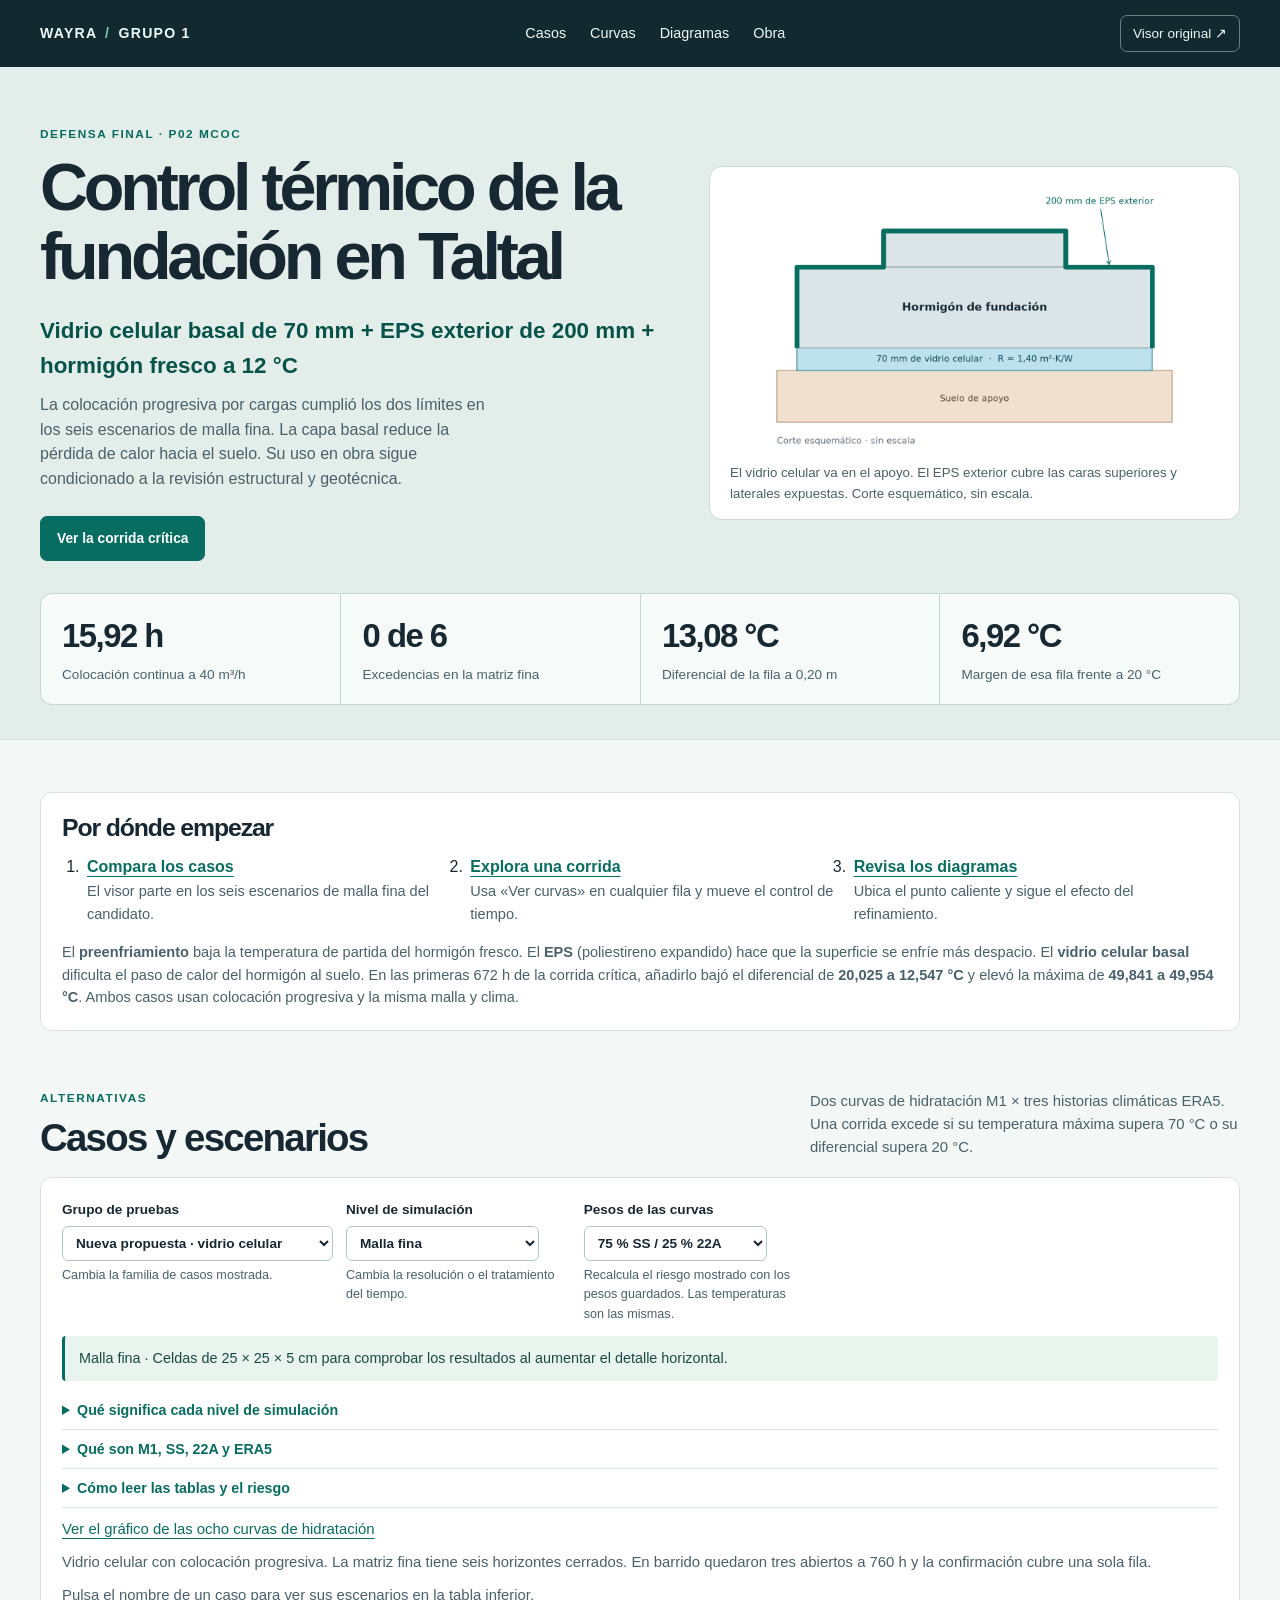
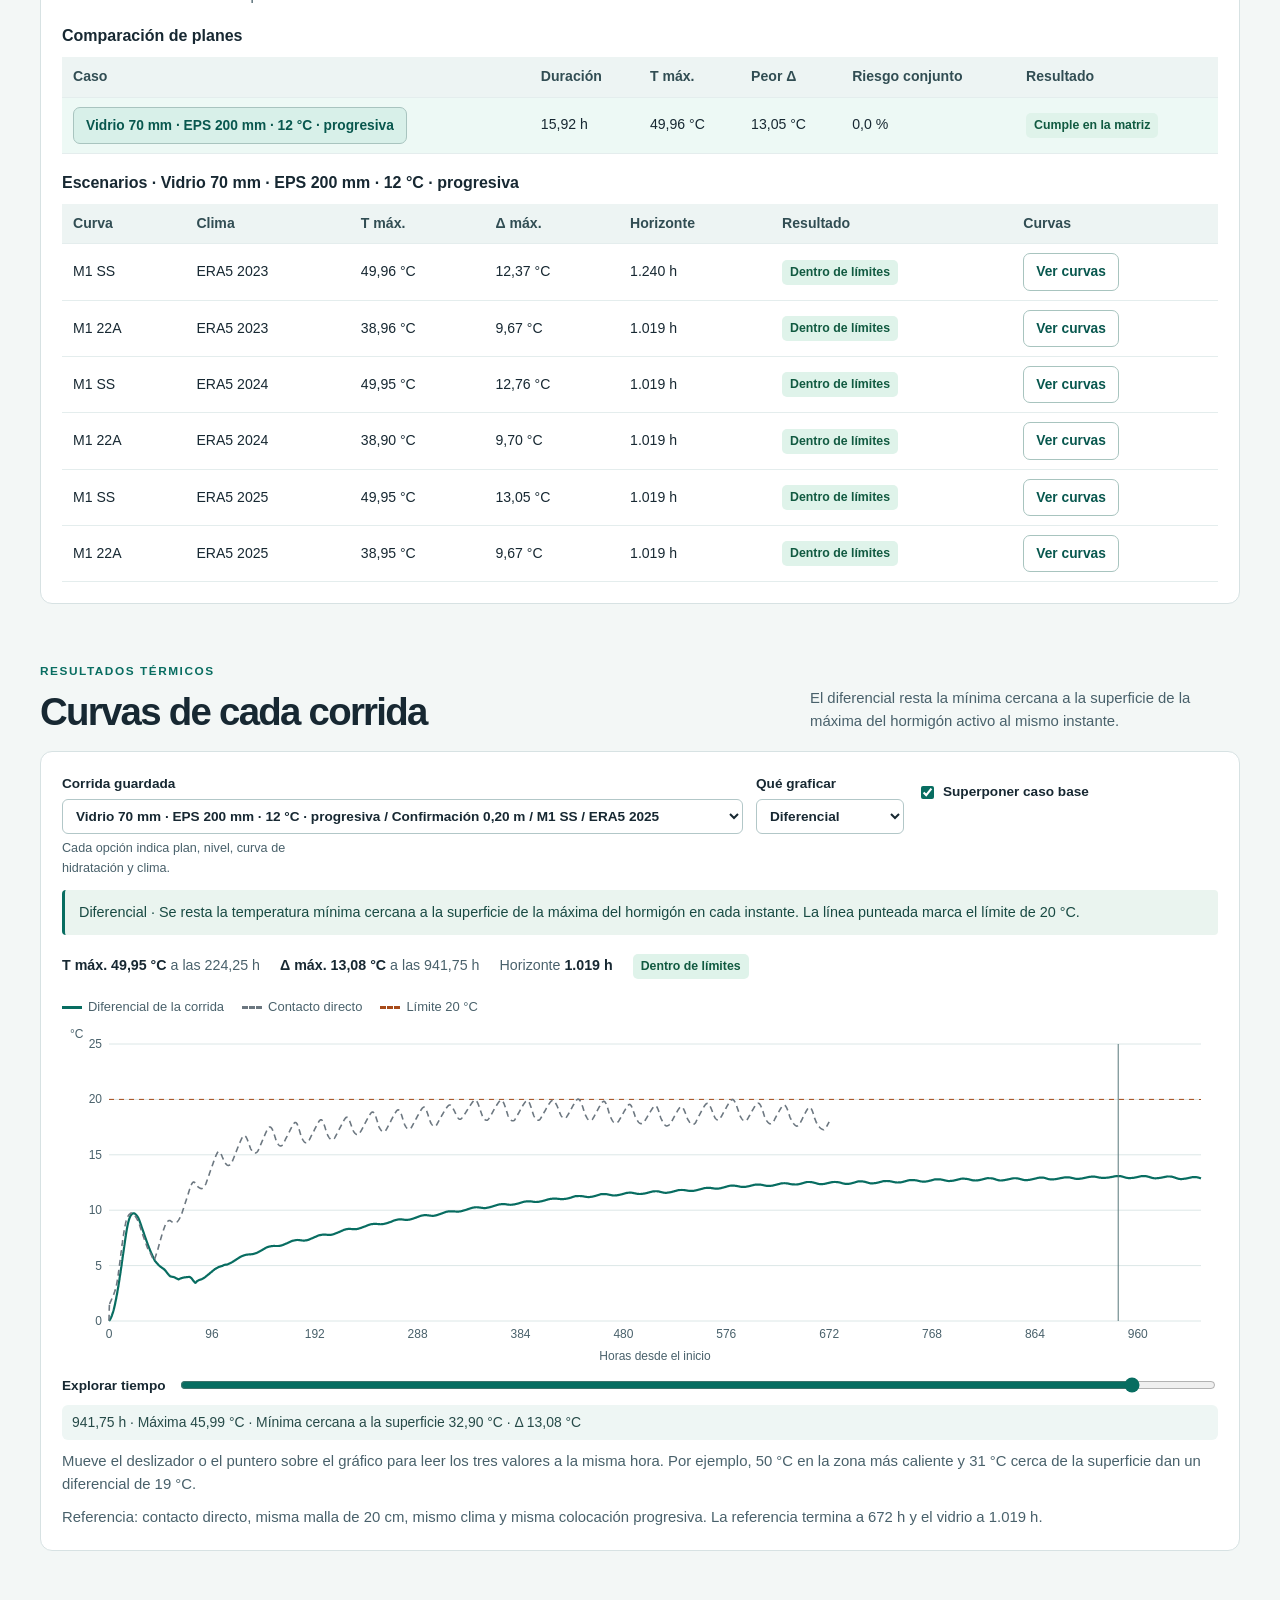
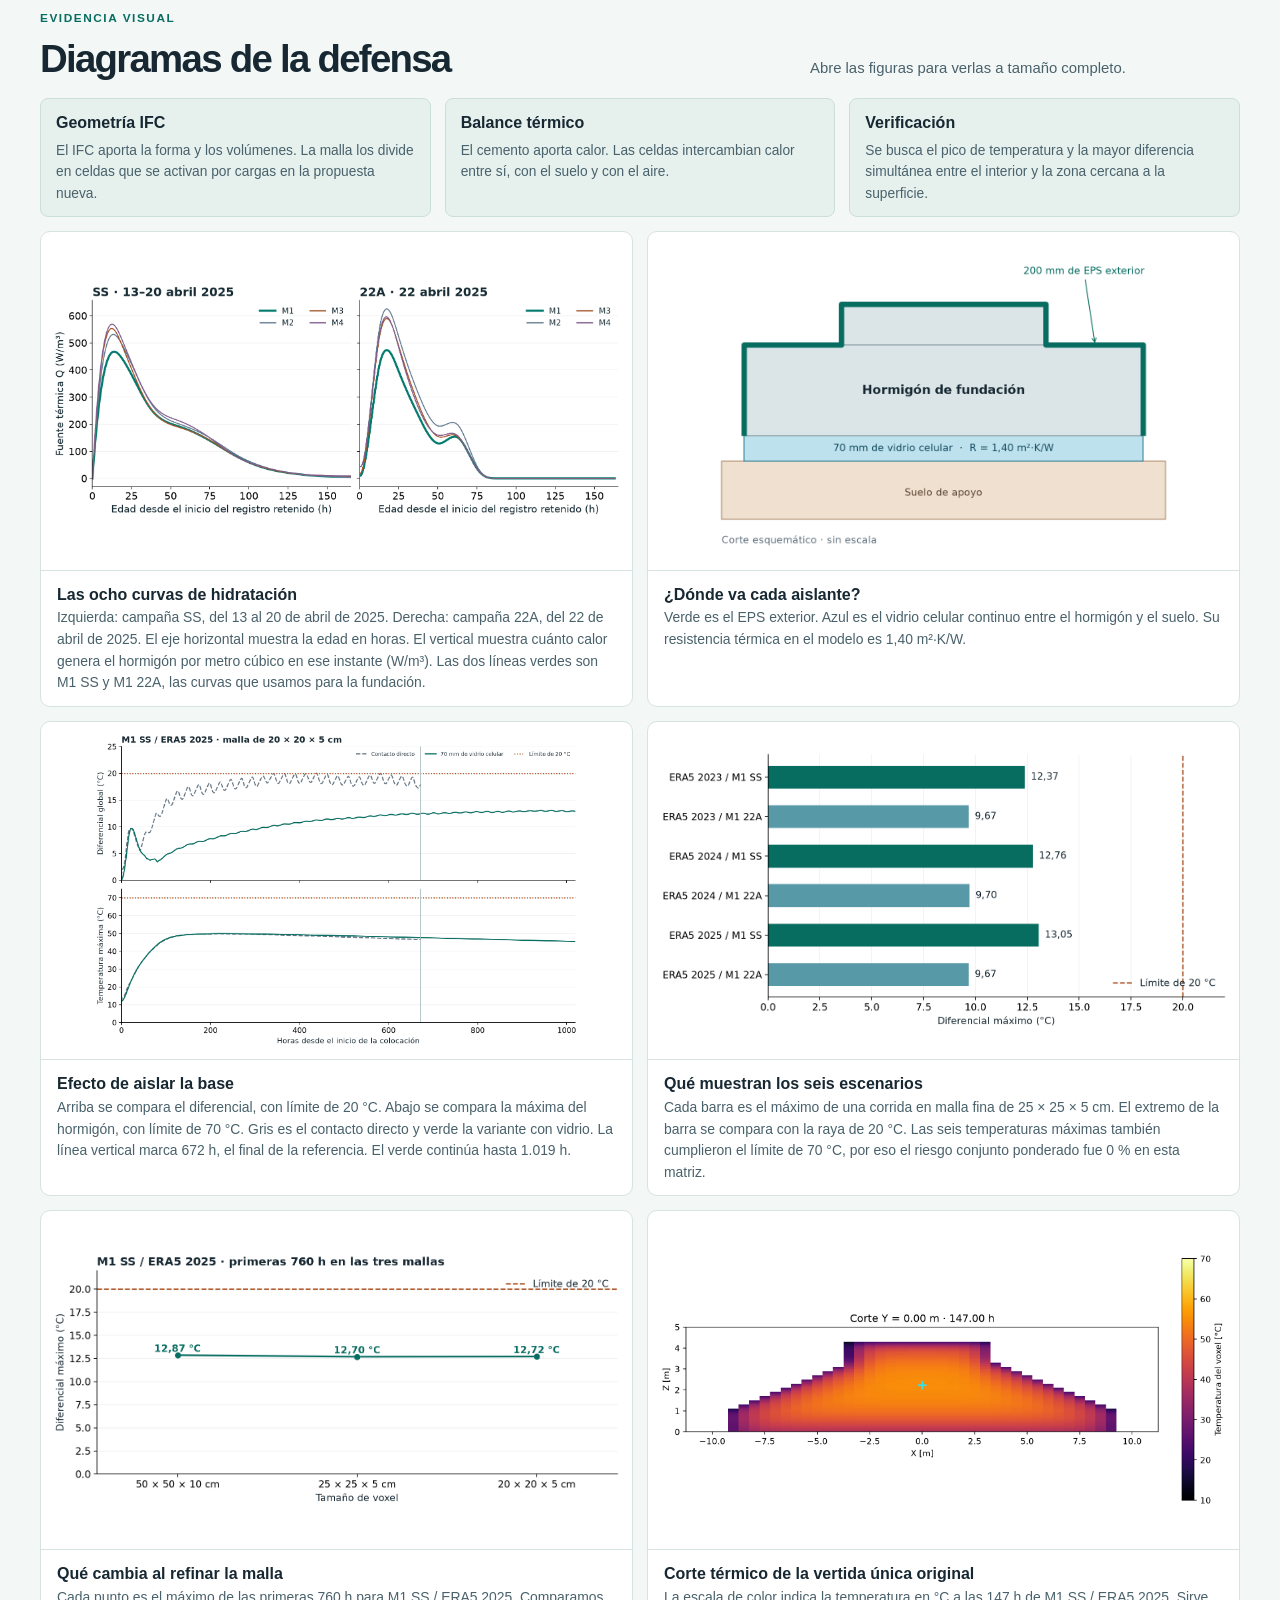
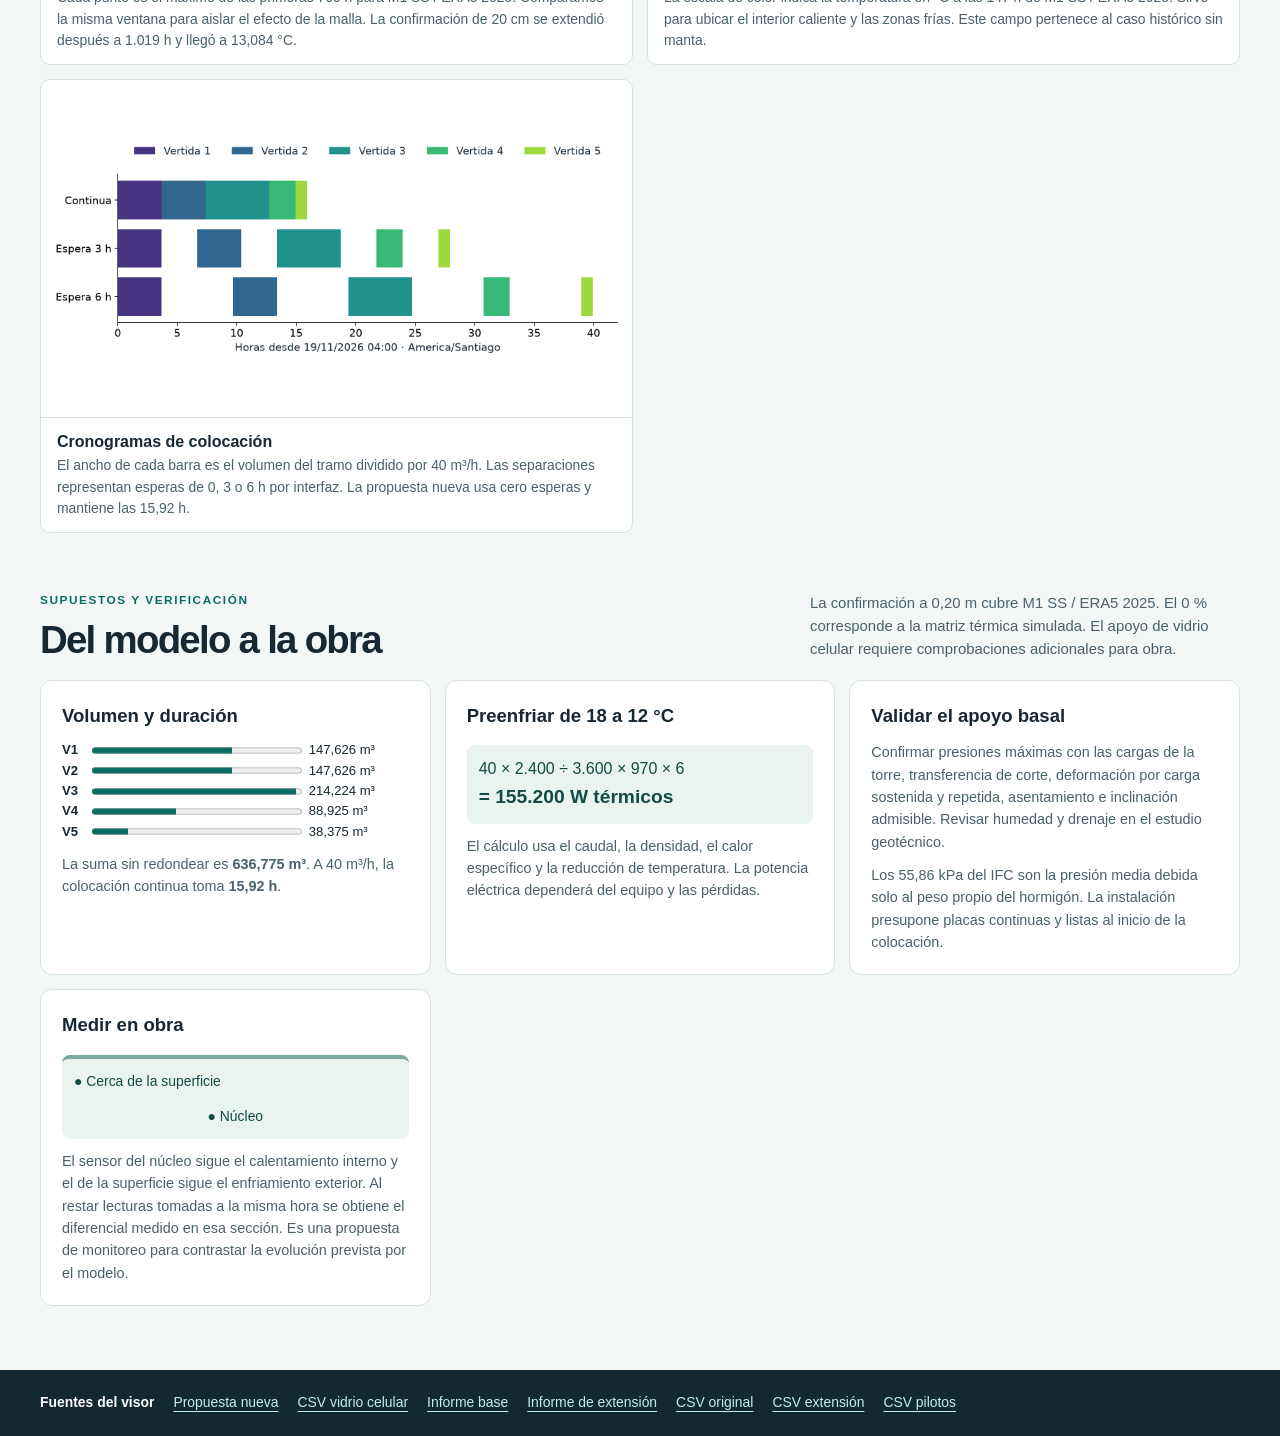
<file: Defensa final/visor-nueva-propuesta/index.html>
<!doctype html>
<html lang="es">
<head>
<meta charset="utf-8">
<meta name="viewport" content="width=device-width, initial-scale=1">
<title>Defensa final · Nueva propuesta para Wayra</title>
<link rel="stylesheet" href="../visor/estilos.css">
<script defer src="datos.js"></script>
<script defer src="visor.js"></script>
</head>
<body>
<header>
  <div class="nav wrap"><a class="brand" href="#inicio">WAYRA <span>/</span> GRUPO 1</a><nav aria-label="Secciones"><a href="#casos">Casos</a><a href="#curvas">Curvas</a><a href="#figuras">Diagramas</a><a href="#obra">Obra</a></nav><a class="pdf" href="../visor/index.html">Visor original ↗</a></div>
</header>
<main id="inicio">
<section class="hero">
  <div class="wrap hero-layout">
    <div class="intro"><p class="eyebrow">DEFENSA FINAL · P02 MCOC</p><h1>Control térmico de la fundación en Taltal</h1><p class="decision"><strong>Vidrio celular basal de 70 mm + EPS exterior de 200 mm + hormigón fresco a 12 °C</strong></p><p class="lede">La colocación progresiva por cargas cumplió los dos límites en los seis escenarios de malla fina. La capa basal reduce la pérdida de calor hacia el suelo. Su uso en obra sigue condicionado a la revisión estructural y geotécnica.</p><a class="button primary" href="#curvas" id="hero-run">Ver la corrida crítica</a></div>
    <figure class="hero-figure"><img src="corte-aislacion-basal.png" alt="Vidrio celular entre el hormigón y el suelo, con EPS en los costados y las caras superiores"><figcaption>El vidrio celular va en el apoyo. El EPS exterior cubre las caras superiores y laterales expuestas. Corte esquemático, sin escala.</figcaption></figure>
    <div class="metrics">
      <div><strong>15,92 h</strong><span>Colocación continua a 40 m³/h</span></div>
      <div><strong>0 de 6</strong><span>Excedencias en la matriz fina</span></div>
      <div><strong>13,08 °C</strong><span>Diferencial de la fila a 0,20 m</span></div>
      <div><strong>6,92 °C</strong><span>Margen de esa fila frente a 20 °C</span></div>
    </div>
  </div>
</section>

<div class="wrap sections">
<section class="panel guide" aria-labelledby="guide-title">
  <h2 id="guide-title">Por dónde empezar</h2>
  <ol>
    <li><a href="#casos">Compara los casos</a><span>El visor parte en los seis escenarios de malla fina del candidato.</span></li>
    <li><a href="#curvas">Explora una corrida</a><span>Usa «Ver curvas» en cualquier fila y mueve el control de tiempo.</span></li>
    <li><a href="#figuras">Revisa los diagramas</a><span>Ubica el punto caliente y sigue el efecto del refinamiento.</span></li>
  </ol>
  <p>El <strong>preenfriamiento</strong> baja la temperatura de partida del hormigón fresco. El <strong>EPS</strong> (poliestireno expandido) hace que la superficie se enfríe más despacio. El <strong>vidrio celular basal</strong> dificulta el paso de calor del hormigón al suelo. En las primeras 672 h de la corrida crítica, añadirlo bajó el diferencial de <strong>20,025 a 12,547 °C</strong> y elevó la máxima de <strong>49,841 a 49,954 °C</strong>. Ambos casos usan colocación progresiva y la misma malla y clima.</p>
</section>
<section id="casos">
  <div class="section-heading"><div><p class="eyebrow">ALTERNATIVAS</p><h2>Casos y escenarios</h2></div><p>Dos curvas de hidratación M1 × tres historias climáticas ERA5. Una corrida excede si su temperatura máxima supera 70 °C o su diferencial supera 20 °C.</p></div>
  <div class="panel">
    <div class="controls">
      <label>Grupo de pruebas<select id="campaign" aria-describedby="campaign-help"><option value="vidrio" selected>Nueva propuesta · vidrio celular</option><option value="original">Diez planes originales</option><option value="extension">Extensión anterior · EPS exterior</option><option value="pilotos">Pilotos de EPS</option></select><small id="campaign-help">Cambia la familia de casos mostrada.</small></label>
      <label>Nivel de simulación<select id="level" aria-describedby="level-help"></select><small>Cambia la resolución o el tratamiento del tiempo.</small></label>
      <label>Pesos de las curvas<select id="weights" aria-describedby="weight-help"><option value="curvas">75 % SS / 25 % 22A</option><option value="pesos_alternativos_curvas">50 % SS / 50 % 22A</option></select><small id="weight-help">Recalcula el riesgo mostrado con los pesos guardados. Las temperaturas son las mismas.</small></label>
    </div>
    <p id="level-help" class="explainer" aria-live="polite"></p>
    <details>
      <summary>Qué significa cada nivel de simulación</summary>
      <dl class="definitions">
        <dt>Barrido</dt><dd>Primera pasada con celdas de 50 × 50 × 10 cm, útil para probar muchas alternativas.</dd>
        <dt>Cribado</dt><dd>Celdas de 50 × 50 × 5 cm. Se duplica el detalle vertical para revisar si cambia el resultado.</dd>
        <dt>Paso temporal</dt><dd>Celdas de 50 × 50 × 5 cm y pasos de cálculo más cortos. Se comprueba si avanzar en intervalos más pequeños cambia el resultado.</dd>
        <dt>Frecuencia de registro</dt><dd>Misma malla del cribado. Se guardan temperaturas cada 7,5 minutos en vez de cada 15. En esas corridas también cambió el paso de cálculo.</dd>
        <dt>Malla fina</dt><dd>Celdas de 25 × 25 × 5 cm. El vidrio celular se comprobó en los seis escenarios con colocación progresiva. La extensión anterior usa activación conjunta para su matriz fina.</dd>
        <dt>Confirmación 0,20 m</dt><dd>Celdas de 20 × 20 × 5 cm. Con vidrio se probó M1 SS / ERA5 2025 y se comparó con el contacto directo. La confirmación con vidrio dio 13,084 °C a 1.019 h. Los 19,822 °C de la extensión anterior eran de activación conjunta.</dd>
      </dl>
    </details>
    <details>
      <summary>Qué son M1, SS, 22A y ERA5</summary>
      <p><strong>M1</strong> es el nombre de la mezcla de hormigón. <strong>SS</strong> es la etiqueta del ensayo del 13 al 20 de abril de 2025. <strong>22A</strong> identifica el ensayo del 22 de abril. De cada ensayo salió una estimación de cuánto calor genera M1 al endurecerse. La curva SS estimó más calor acumulado.</p>
      <p><strong>ERA5</strong> aporta tres historias de tiempo meteorológico, de 2023, 2024 y 2025. Al combinar ambas curvas de calor con los tres años de clima salen seis escenarios por plan.</p>
    </details>
    <details>
      <summary>Cómo leer las tablas y el riesgo</summary>
      <p>Un <strong>caso</strong> define cómo se coloca y protege el hormigón. Un <strong>escenario</strong> combina una curva de calor con un clima. Una <strong>corrida</strong> calcula ese caso y escenario con un nivel de simulación específico.</p>
      <p><strong>Duración</strong> es el tiempo de colocación. <strong>Horizonte</strong> es el tiempo total simulado para observar cómo evoluciona la temperatura. Un <strong>horizonte abierto</strong> indica que todavía podría aparecer un pico posterior.</p>
      <p>El <strong>riesgo conjunto</strong> suma los pesos de las corridas que exceden 70 °C de temperatura máxima o 20 °C de diferencial, contando cada corrida una sola vez. El objetivo del estudio fue un riesgo de hasta 5 %. Un guion indica que falta una matriz completa para calcular ese porcentaje. El 0 % de la matriz con vidrio representa los seis escenarios simulados y sus pesos. Los casos de barrido con horizonte abierto tienen un riesgo observado provisional.</p>
      <p>En <strong>activación conjunta</strong> el modelo inicia térmicamente los cinco tramos al mismo tiempo. En <strong>activación sucesiva</strong> cada tramo empieza cuando se coloca según el cronograma. En <strong>colocación progresiva</strong> se representa el avance con cargas de 8 m³ cada 12 min, manteniendo los 40 m³/h.</p>
    </details>
    <p class="note"><a href="#hidratacion">Ver el gráfico de las ocho curvas de hidratación</a></p>
    <p id="case-note" class="note"></p>
    <p class="note">Pulsa el nombre de un caso para ver sus escenarios en la tabla inferior.</p>
    <div class="scroll"><table><caption>Comparación de planes</caption><thead><tr><th scope="col">Caso</th><th scope="col">Duración</th><th scope="col">T máx.</th><th scope="col">Peor Δ</th><th scope="col">Riesgo conjunto</th><th scope="col">Resultado</th></tr></thead><tbody id="cases"></tbody></table></div>
    <div class="scroll"><table><caption id="scenario-caption">Escenarios del caso</caption><thead><tr><th scope="col">Curva</th><th scope="col">Clima</th><th scope="col">T máx.</th><th scope="col">Δ máx.</th><th scope="col">Horizonte</th><th scope="col">Resultado</th><th scope="col">Curvas</th></tr></thead><tbody id="scenarios"></tbody></table></div>
  </div>
</section>

<section id="curvas">
  <div class="section-heading"><div><p class="eyebrow">RESULTADOS TÉRMICOS</p><h2>Curvas de cada corrida</h2></div><p>El diferencial resta la mínima cercana a la superficie de la máxima del hormigón activo al mismo instante.</p></div>
  <div class="panel">
    <div class="controls">
      <label>Corrida guardada<select id="run" aria-describedby="run-help"></select><small id="run-help">Cada opción indica plan, nivel, curva de hidratación y clima.</small></label>
      <label>Qué graficar<select id="metric" aria-describedby="metric-help"><option value="delta">Diferencial</option><option value="temp">Temperaturas</option></select></label>
      <label class="check"><input type="checkbox" id="reference" checked> Superponer caso base</label>
    </div>
    <p id="metric-help" class="explainer"></p>
    <div id="run-summary" class="run-summary"></div>
    <div id="legend" class="legend"></div>
    <div class="chart"><canvas id="chart" role="img" aria-label="Curvas térmicas de la corrida seleccionada"></canvas></div>
    <label class="timeline">Explorar tiempo <input id="time" type="range" min="0" value="0" step="1"></label>
    <output id="reading" for="time"></output>
    <p class="note">Mueve el deslizador o el puntero sobre el gráfico para leer los tres valores a la misma hora. Por ejemplo, 50 °C en la zona más caliente y 31 °C cerca de la superficie dan un diferencial de 19 °C.</p>
    <p id="reference-note" class="note"></p>
  </div>
</section>

<section id="figuras">
  <div class="section-heading"><div><p class="eyebrow">EVIDENCIA VISUAL</p><h2>Diagramas de la defensa</h2></div><p>Abre las figuras para verlas a tamaño completo.</p></div>
  <ol class="method" aria-label="Cómo se simula la fundación">
    <li><strong>Geometría IFC</strong><span>El IFC aporta la forma y los volúmenes. La malla los divide en celdas que se activan por cargas en la propuesta nueva.</span></li>
    <li><strong>Balance térmico</strong><span>El cemento aporta calor. Las celdas intercambian calor entre sí, con el suelo y con el aire.</span></li>
    <li><strong>Verificación</strong><span>Se busca el pico de temperatura y la mayor diferencia simultánea entre el interior y la zona cercana a la superficie.</span></li>
  </ol>
  <div class="gallery">
    <figure id="hidratacion">
      <a href="ocho-curvas-hidratacion.png"><img loading="lazy" src="ocho-curvas-hidratacion.png" alt="Ocho curvas de potencia de hidratación de M1 a M4. Las cuatro de SS aparecen a la izquierda y las cuatro de 22A a la derecha."></a>
      <figcaption><strong>Las ocho curvas de hidratación</strong><span>Izquierda: campaña SS, del 13 al 20 de abril de 2025. Derecha: campaña 22A, del 22 de abril de 2025. El eje horizontal muestra la edad en horas. El vertical muestra cuánto calor genera el hormigón por metro cúbico en ese instante (W/m³). Las dos líneas verdes son M1 SS y M1 22A, las curvas que usamos para la fundación.</span></figcaption>
    </figure>
    <figure><a href="corte-aislacion-basal.png"><img loading="lazy" src="corte-aislacion-basal.png" alt="Corte con hormigón, aislación exterior, vidrio celular basal y suelo"></a><figcaption><strong>¿Dónde va cada aislante?</strong><span>Verde es el EPS exterior. Azul es el vidrio celular continuo entre el hormigón y el suelo. Su resistencia térmica en el modelo es 1,40 m²·K/W.</span></figcaption></figure>
    <figure><a href="curvas-propuesta-basal.png"><img loading="lazy" src="curvas-propuesta-basal.png" alt="Curvas con y sin vidrio celular y líneas de los límites térmicos"></a><figcaption><strong>Efecto de aislar la base</strong><span>Arriba se compara el diferencial, con límite de 20 °C. Abajo se compara la máxima del hormigón, con límite de 70 °C. Gris es el contacto directo y verde la variante con vidrio. La línea vertical marca 672 h, el final de la referencia. El verde continúa hasta 1.019 h.</span></figcaption></figure>
    <figure><a href="matriz-propuesta-basal.png"><img loading="lazy" src="matriz-propuesta-basal.png" alt="Seis barras de diferencial máximo por hidratación y clima, debajo de 20 grados"></a><figcaption><strong>Qué muestran los seis escenarios</strong><span>Cada barra es el máximo de una corrida en malla fina de 25 × 25 × 5 cm. El extremo de la barra se compara con la raya de 20 °C. Las seis temperaturas máximas también cumplieron el límite de 70 °C, por eso el riesgo conjunto ponderado fue 0 % en esta matriz.</span></figcaption></figure>
    <figure><a href="malla-propuesta-basal.png"><img loading="lazy" src="malla-propuesta-basal.png" alt="Comparación del diferencial en tres tamaños de voxel con el mismo horizonte"></a><figcaption><strong>Qué cambia al refinar la malla</strong><span>Cada punto es el máximo de las primeras 760 h para M1 SS / ERA5 2025. Comparamos la misma ventana para aislar el efecto de la malla. La confirmación de 20 cm se extendió después a 1.019 h y llegó a 13,084 °C.</span></figcaption></figure>
    <figure><a href="../../Archivos%20Extra/Defensa%20final/figuras/corte_critico.png"><img loading="lazy" src="../../Archivos%20Extra/Defensa%20final/figuras/corte_critico.png" alt="Corte de temperatura del caso histórico sin protección"></a><figcaption><strong>Corte térmico de la vertida única original</strong><span>La escala de color indica la temperatura en °C a las 147 h de M1 SS / ERA5 2025. Sirve para ubicar el interior caliente y las zonas frías. Este campo pertenece al caso histórico sin manta.</span></figcaption></figure>
    <figure><a href="../../Archivos%20Extra/Defensa%20final/figuras/cronogramas.png"><img loading="lazy" src="../../Archivos%20Extra/Defensa%20final/figuras/cronogramas.png" alt="Cronogramas históricos con distintas esperas"></a><figcaption><strong>Cronogramas de colocación</strong><span>El ancho de cada barra es el volumen del tramo dividido por 40 m³/h. Las separaciones representan esperas de 0, 3 o 6 h por interfaz. La propuesta nueva usa cero esperas y mantiene las 15,92 h.</span></figcaption></figure>
  </div>
</section>

<section id="obra">
  <div class="section-heading"><div><p class="eyebrow">SUPUESTOS Y VERIFICACIÓN</p><h2>Del modelo a la obra</h2></div><p>La confirmación a 0,20 m cubre M1 SS / ERA5 2025. El 0 % corresponde a la matriz térmica simulada. El apoyo de vidrio celular requiere comprobaciones adicionales para obra.</p></div>
  <div class="work">
    <article class="panel"><h3>Volumen y duración</h3><div id="schedule" class="volume"></div><p>La suma sin redondear es <strong>636,775 m³</strong>. A 40 m³/h, la colocación continua toma <strong>15,92 h</strong>.</p></article>
    <article class="panel"><h3>Preenfriar de 18 a 12 °C</h3><div class="formula">40 × 2.400 ÷ 3.600 × 970 × 6<br><strong>= 155.200 W térmicos</strong></div><p>El cálculo usa el caudal, la densidad, el calor específico y la reducción de temperatura. La potencia eléctrica dependerá del equipo y las pérdidas.</p></article>
    <article class="panel"><h3>Validar el apoyo basal</h3><p>Confirmar presiones máximas con las cargas de la torre, transferencia de corte, deformación por carga sostenida y repetida, asentamiento e inclinación admisible. Revisar humedad y drenaje en el estudio geotécnico.</p><p>Los 55,86 kPa del IFC son la presión media debida solo al peso propio del hormigón. La instalación presupone placas continuas y listas al inicio de la colocación.</p></article>
    <article class="panel"><h3>Medir en obra</h3><div class="sensor-diagram" aria-label="Esquema de hormigón con sensor cerca de la superficie y sensor en el núcleo"><span>● Cerca de la superficie</span><span>● Núcleo</span></div><p>El sensor del núcleo sigue el calentamiento interno y el de la superficie sigue el enfriamiento exterior. Al restar lecturas tomadas a la misma hora se obtiene el diferencial medido en esa sección. Es una propuesta de monitoreo para contrastar la evolución prevista por el modelo.</p></article>
  </div>
</section>
</div>
</main>
<footer><div class="wrap"><strong>Fuentes del visor</strong><a href="../../proyecto/docs/evidencia_vidrio_celular/propuesta_vidrio_celular.md">Propuesta nueva</a><a href="../../proyecto/docs/evidencia_vidrio_celular/resultados_vidrio_celular.csv" download>CSV vidrio celular</a><a href="../../proyecto/docs/defensa.md">Informe base</a><a href="../../proyecto/docs/extension_defensa.md">Informe de extensión</a><a href="../../proyecto/docs/evidencia_defensa/escenarios.csv" download>CSV original</a><a href="../../proyecto/docs/evidencia_extension_defensa/escenarios.csv" download>CSV extensión</a><a href="../../proyecto/docs/evidencia_extension_pilotos/escenarios.csv" download>CSV pilotos</a></div></footer>
</body>
</html>
</file>
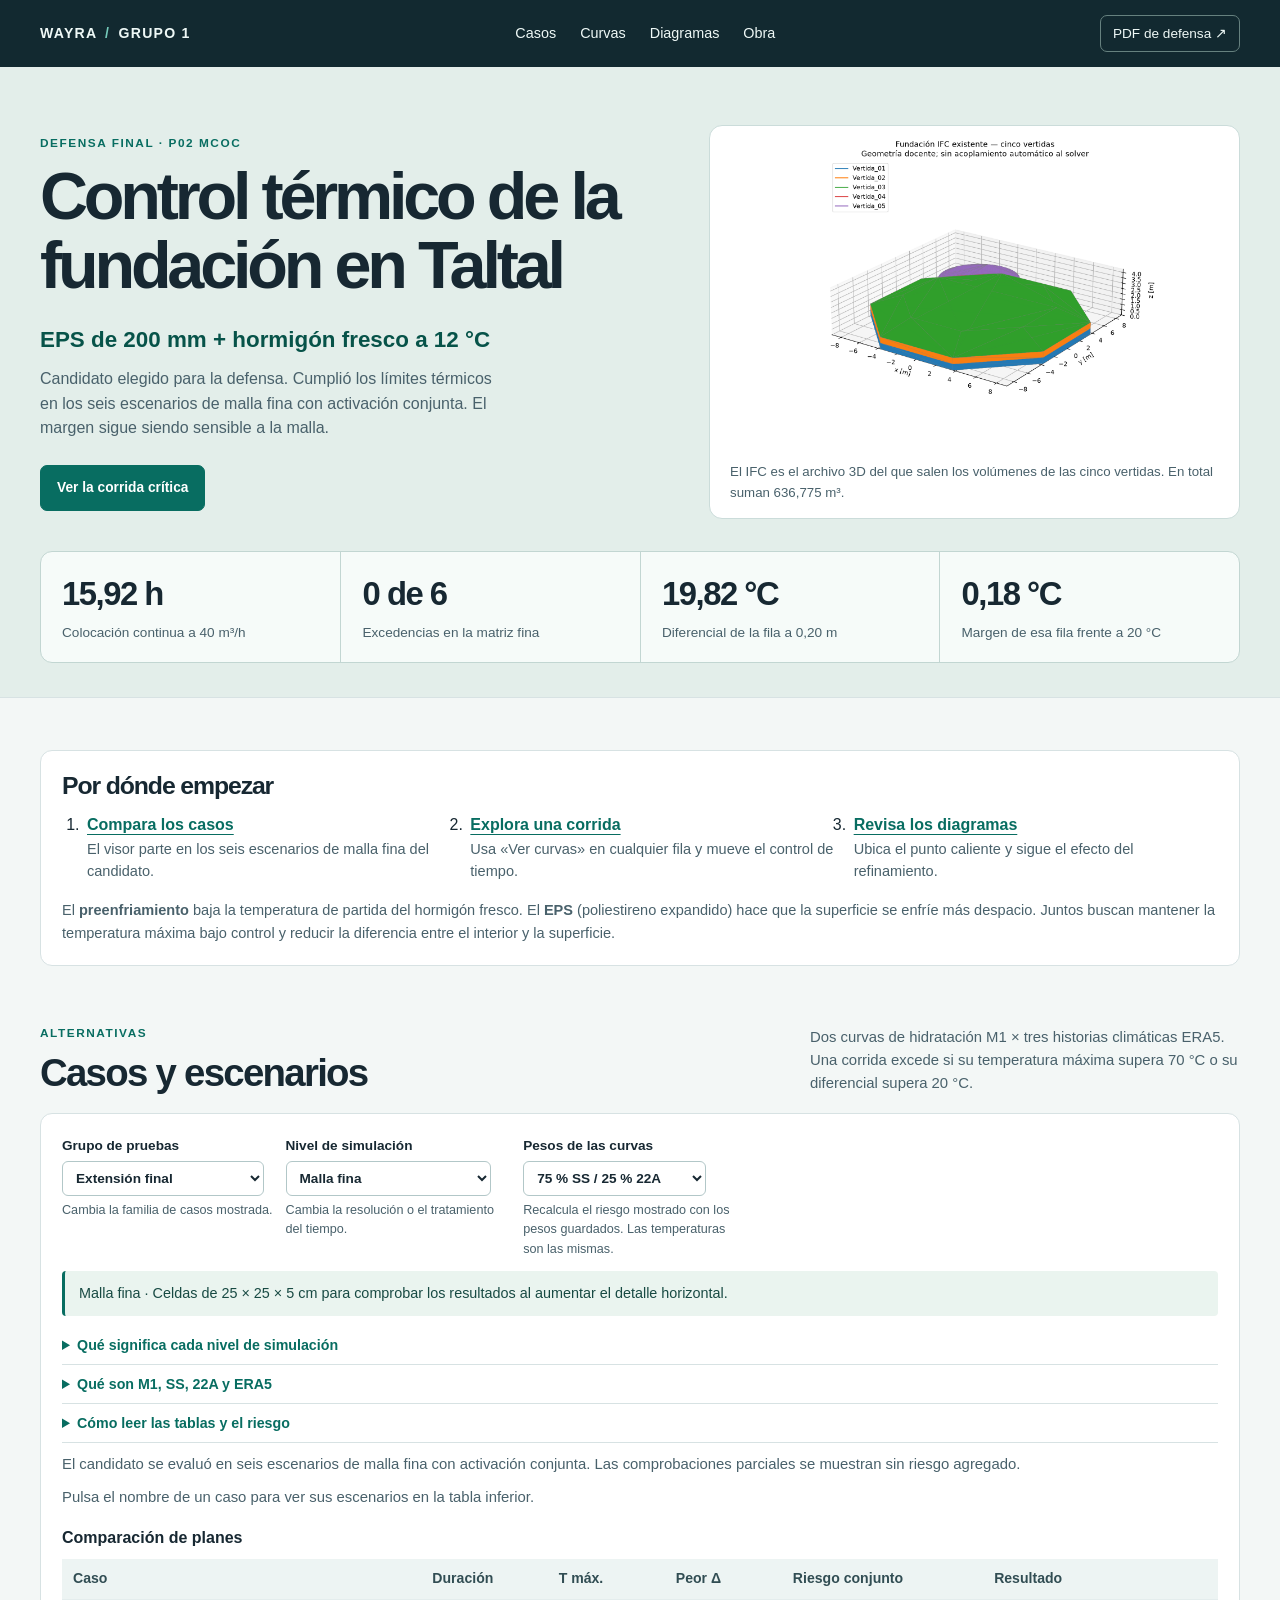
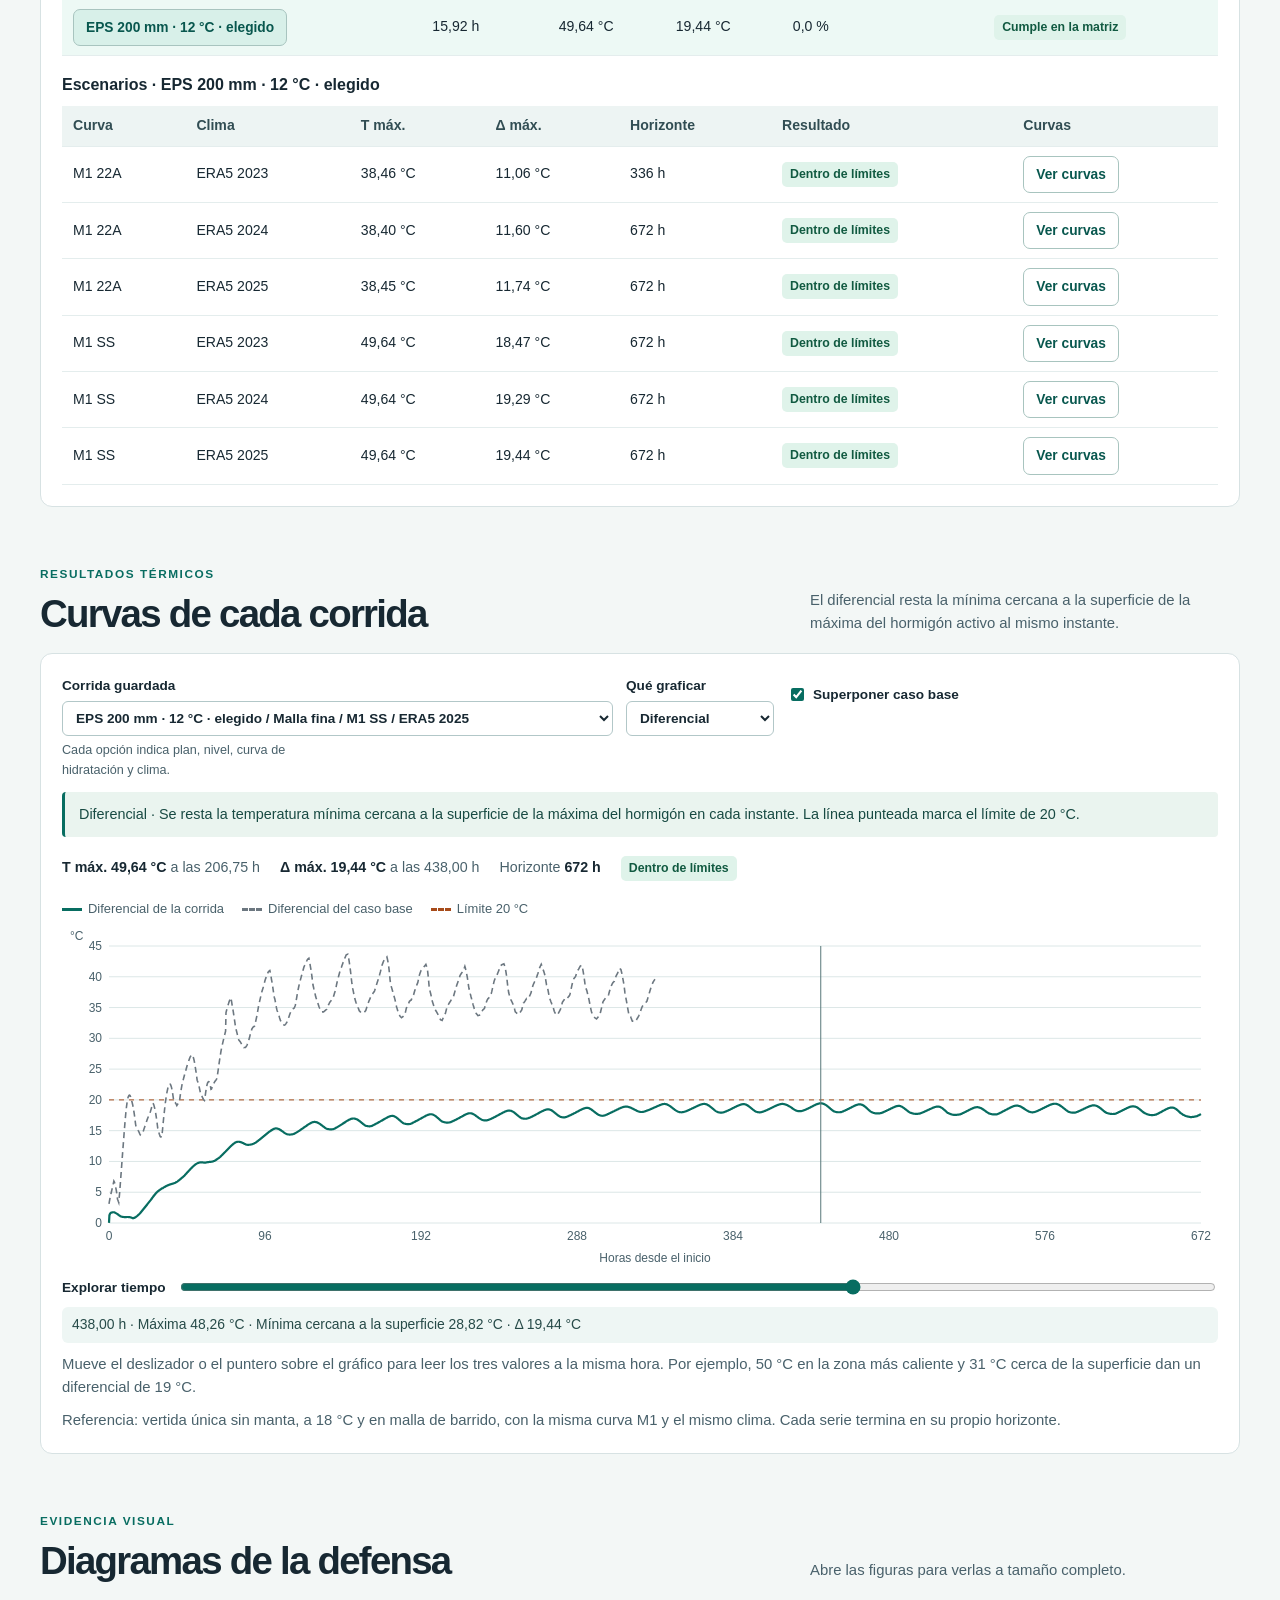
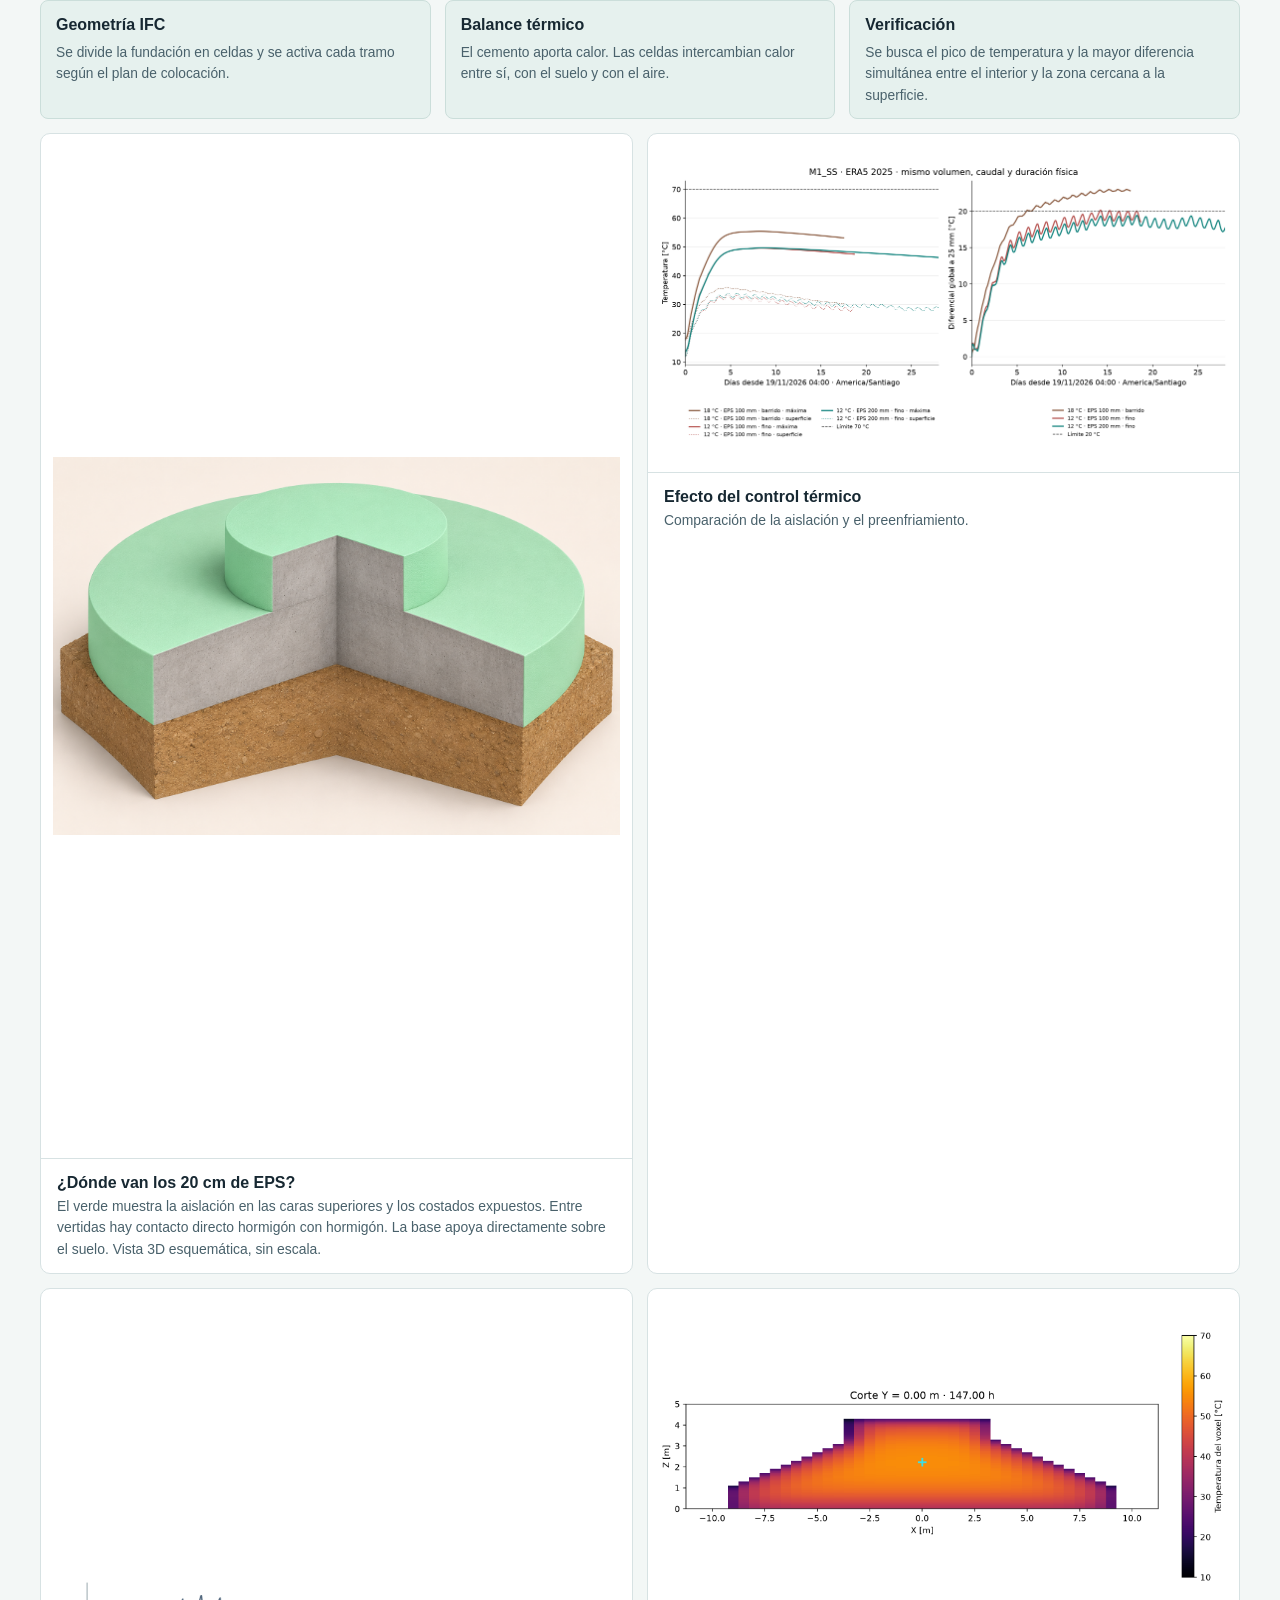
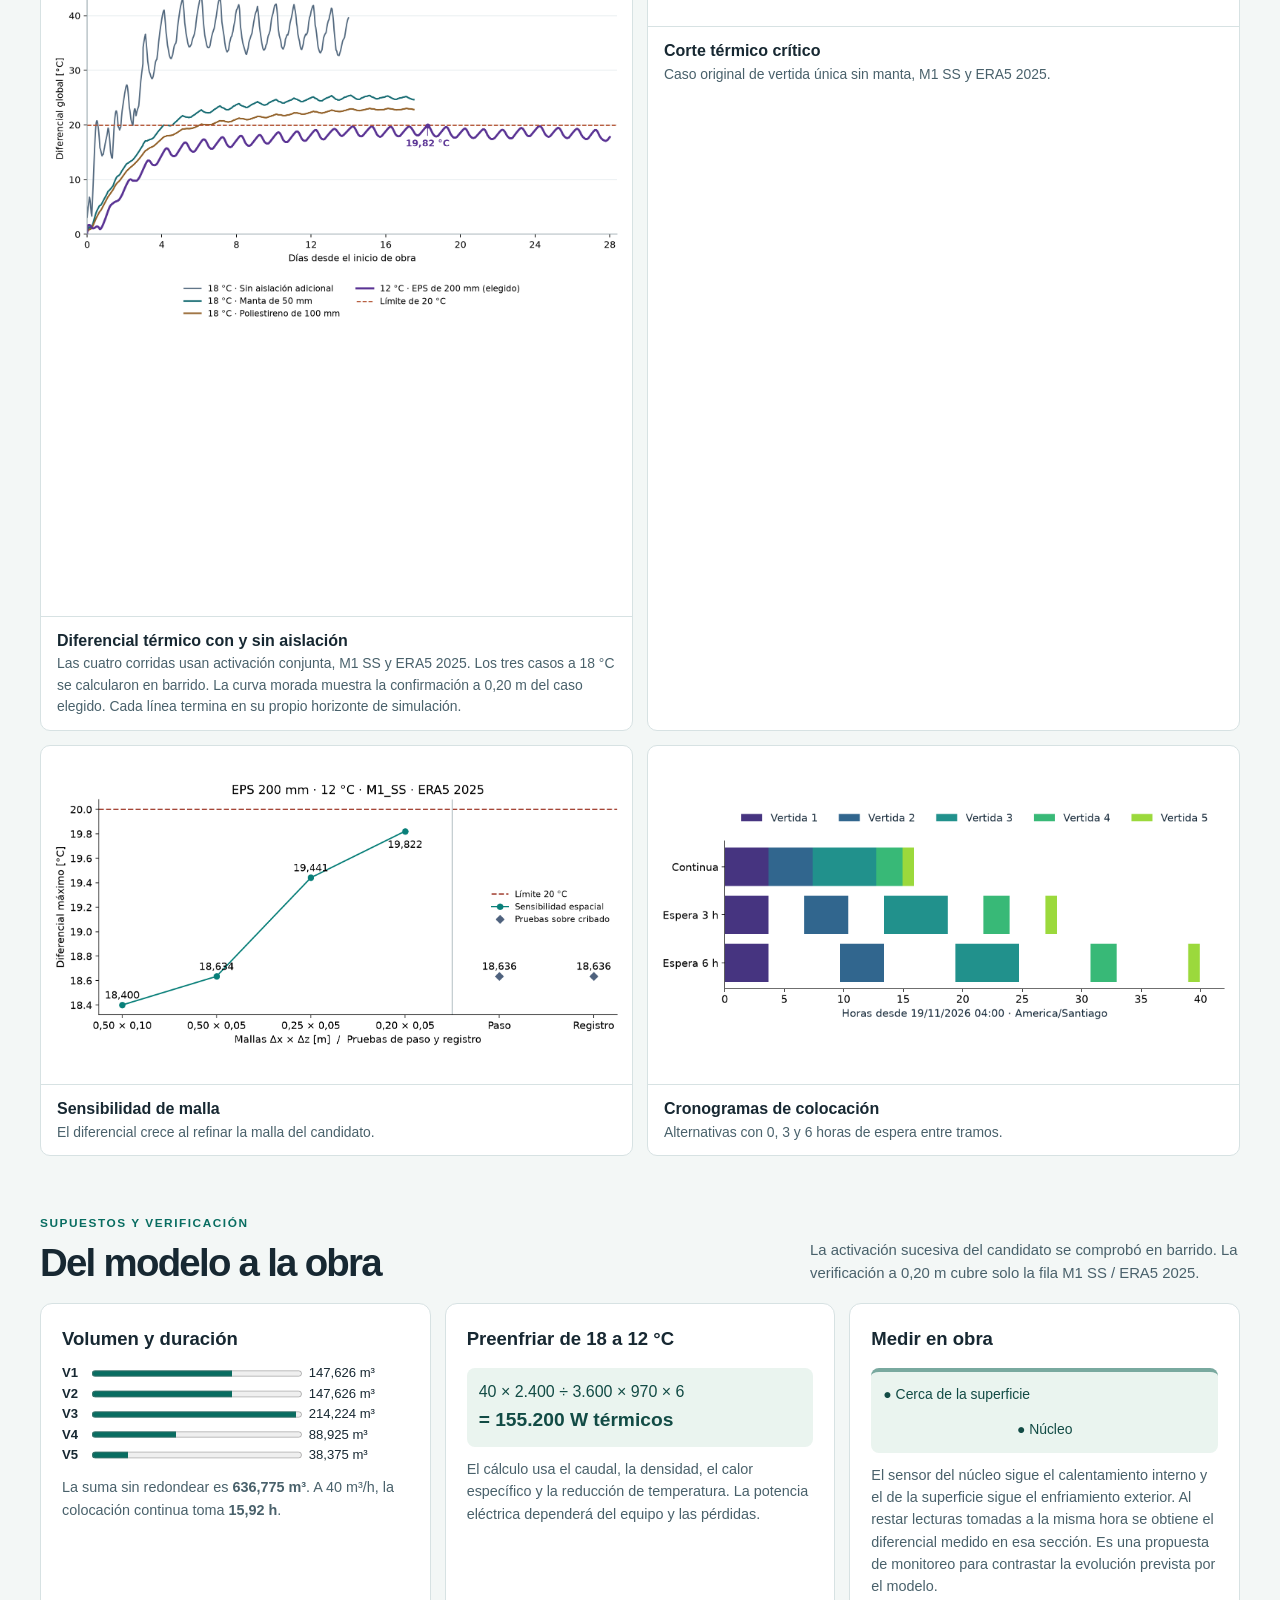
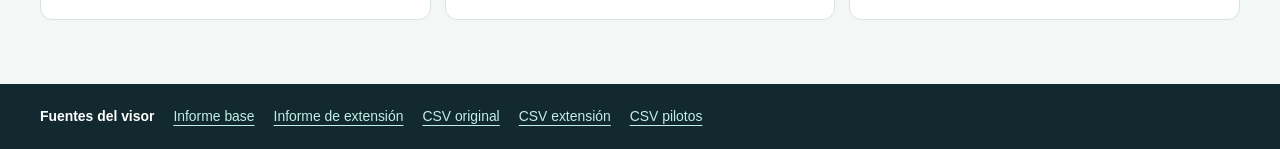
<file: Defensa final/visor/index.html>
<!doctype html>
<html lang="es">
<head>
<meta charset="utf-8">
<meta name="viewport" content="width=device-width, initial-scale=1">
<title>Defensa final · Fundación Wayra</title>
<link rel="stylesheet" href="estilos.css">
<script defer src="datos.js"></script>
<script defer src="visor.js"></script>
</head>
<body>
<header>
  <div class="nav wrap"><a class="brand" href="#inicio">WAYRA <span>/</span> GRUPO 1</a><nav aria-label="Secciones"><a href="#casos">Casos</a><a href="#curvas">Curvas</a><a href="#figuras">Diagramas</a><a href="#obra">Obra</a></nav><a class="pdf" href="../Defensa%20final%20-%20Grupo%201.pdf" target="_blank" rel="noopener">PDF de defensa ↗</a></div>
</header>
<main id="inicio">
<section class="hero">
  <div class="wrap hero-layout">
    <div class="intro"><p class="eyebrow">DEFENSA FINAL · P02 MCOC</p><h1>Control térmico de la fundación en Taltal</h1><p class="decision"><strong>EPS de 200 mm + hormigón fresco a 12 °C</strong></p><p class="lede">Candidato elegido para la defensa. Cumplió los límites térmicos en los seis escenarios de malla fina con activación conjunta. El margen sigue siendo sensible a la malla.</p><a class="button primary" href="#curvas" id="hero-run">Ver la corrida crítica</a></div>
    <figure class="hero-figure"><img src="../../proyecto/results/figures/foundation_e04.png" alt="Geometría tridimensional de la fundación"><figcaption>El IFC es el archivo 3D del que salen los volúmenes de las cinco vertidas. En total suman 636,775 m³.</figcaption></figure>
    <div class="metrics">
      <div><strong>15,92 h</strong><span>Colocación continua a 40 m³/h</span></div>
      <div><strong>0 de 6</strong><span>Excedencias en la matriz fina</span></div>
      <div><strong>19,82 °C</strong><span>Diferencial de la fila a 0,20 m</span></div>
      <div><strong>0,18 °C</strong><span>Margen de esa fila frente a 20 °C</span></div>
    </div>
  </div>
</section>

<div class="wrap sections">
<section class="panel guide" aria-labelledby="guide-title">
  <h2 id="guide-title">Por dónde empezar</h2>
  <ol>
    <li><a href="#casos">Compara los casos</a><span>El visor parte en los seis escenarios de malla fina del candidato.</span></li>
    <li><a href="#curvas">Explora una corrida</a><span>Usa «Ver curvas» en cualquier fila y mueve el control de tiempo.</span></li>
    <li><a href="#figuras">Revisa los diagramas</a><span>Ubica el punto caliente y sigue el efecto del refinamiento.</span></li>
  </ol>
  <p>El <strong>preenfriamiento</strong> baja la temperatura de partida del hormigón fresco. El <strong>EPS</strong> (poliestireno expandido) hace que la superficie se enfríe más despacio. Juntos buscan mantener la temperatura máxima bajo control y reducir la diferencia entre el interior y la superficie.</p>
</section>
<section id="casos">
  <div class="section-heading"><div><p class="eyebrow">ALTERNATIVAS</p><h2>Casos y escenarios</h2></div><p>Dos curvas de hidratación M1 × tres historias climáticas ERA5. Una corrida excede si su temperatura máxima supera 70 °C o su diferencial supera 20 °C.</p></div>
  <div class="panel">
    <div class="controls">
      <label>Grupo de pruebas<select id="campaign" aria-describedby="campaign-help"><option value="original">Diez planes originales</option><option value="extension" selected>Extensión final</option><option value="pilotos">Pilotos de EPS</option></select><small id="campaign-help">Cambia la familia de casos mostrada.</small></label>
      <label>Nivel de simulación<select id="level" aria-describedby="level-help"></select><small>Cambia la resolución o el tratamiento del tiempo.</small></label>
      <label>Pesos de las curvas<select id="weights" aria-describedby="weight-help"><option value="curvas">75 % SS / 25 % 22A</option><option value="pesos_alternativos_curvas">50 % SS / 50 % 22A</option></select><small id="weight-help">Recalcula el riesgo mostrado con los pesos guardados. Las temperaturas son las mismas.</small></label>
    </div>
    <p id="level-help" class="explainer" aria-live="polite"></p>
    <details>
      <summary>Qué significa cada nivel de simulación</summary>
      <dl class="definitions">
        <dt>Barrido</dt><dd>Primera pasada con celdas de 50 × 50 × 10 cm, útil para probar muchas alternativas.</dd>
        <dt>Cribado</dt><dd>Celdas de 50 × 50 × 5 cm. Se duplica el detalle vertical para revisar si cambia el resultado.</dd>
        <dt>Paso temporal</dt><dd>Celdas de 50 × 50 × 5 cm y pasos de cálculo más cortos. Se comprueba si avanzar en intervalos más pequeños cambia el resultado.</dd>
        <dt>Frecuencia de registro</dt><dd>Misma malla del cribado. Se guardan temperaturas cada 7,5 minutos en vez de cada 15. En esas corridas también cambió el paso de cálculo.</dd>
        <dt>Malla fina</dt><dd>Celdas de 25 × 25 × 5 cm. Aquí se probaron los seis escenarios del candidato con activación conjunta.</dd>
        <dt>Confirmación 0,20 m</dt><dd>Celdas de 20 × 20 × 5 cm. Se repitió solo el escenario más desfavorable de la matriz fina. Pasó de 19,44 °C a 19,82 °C de diferencial.</dd>
      </dl>
    </details>
    <details>
      <summary>Qué son M1, SS, 22A y ERA5</summary>
      <p><strong>M1</strong> es el nombre de la mezcla de hormigón. <strong>SS</strong> es la etiqueta del ensayo del 13 al 20 de abril de 2025. <strong>22A</strong> identifica el ensayo del 22 de abril. De cada ensayo salió una estimación de cuánto calor genera M1 al endurecerse. La curva SS estimó más calor acumulado.</p>
      <p><strong>ERA5</strong> aporta tres historias de tiempo meteorológico, de 2023, 2024 y 2025. Al combinar ambas curvas de calor con los tres años de clima salen seis escenarios por plan.</p>
    </details>
    <details>
      <summary>Cómo leer las tablas y el riesgo</summary>
      <p>Un <strong>caso</strong> define cómo se coloca y protege el hormigón. Un <strong>escenario</strong> combina una curva de calor con un clima. Una <strong>corrida</strong> calcula ese caso y escenario con un nivel de simulación específico.</p>
      <p><strong>Duración</strong> es el tiempo de colocación. <strong>Horizonte</strong> es el tiempo total simulado para observar cómo evoluciona la temperatura. Un <strong>horizonte abierto</strong> indica que todavía podría aparecer un pico posterior.</p>
      <p>El <strong>riesgo conjunto</strong> suma los pesos de las corridas que exceden 70 °C de temperatura máxima o 20 °C de diferencial, contando cada corrida una sola vez. El objetivo del estudio fue un riesgo de hasta 5 %. Un guion indica que falta una matriz completa para calcular ese porcentaje.</p>
      <p>En <strong>activación conjunta</strong> el modelo inicia térmicamente los cinco tramos al mismo tiempo. En <strong>activación sucesiva</strong> cada tramo empieza cuando se coloca según el cronograma.</p>
    </details>
    <p id="case-note" class="note"></p>
    <p class="note">Pulsa el nombre de un caso para ver sus escenarios en la tabla inferior.</p>
    <div class="scroll"><table><caption>Comparación de planes</caption><thead><tr><th scope="col">Caso</th><th scope="col">Duración</th><th scope="col">T máx.</th><th scope="col">Peor Δ</th><th scope="col">Riesgo conjunto</th><th scope="col">Resultado</th></tr></thead><tbody id="cases"></tbody></table></div>
    <div class="scroll"><table><caption id="scenario-caption">Escenarios del caso</caption><thead><tr><th scope="col">Curva</th><th scope="col">Clima</th><th scope="col">T máx.</th><th scope="col">Δ máx.</th><th scope="col">Horizonte</th><th scope="col">Resultado</th><th scope="col">Curvas</th></tr></thead><tbody id="scenarios"></tbody></table></div>
  </div>
</section>

<section id="curvas">
  <div class="section-heading"><div><p class="eyebrow">RESULTADOS TÉRMICOS</p><h2>Curvas de cada corrida</h2></div><p>El diferencial resta la mínima cercana a la superficie de la máxima del hormigón activo al mismo instante.</p></div>
  <div class="panel">
    <div class="controls">
      <label>Corrida guardada<select id="run" aria-describedby="run-help"></select><small id="run-help">Cada opción indica plan, nivel, curva de hidratación y clima.</small></label>
      <label>Qué graficar<select id="metric" aria-describedby="metric-help"><option value="delta">Diferencial</option><option value="temp">Temperaturas</option></select></label>
      <label class="check"><input type="checkbox" id="reference" checked> Superponer caso base</label>
    </div>
    <p id="metric-help" class="explainer"></p>
    <div id="run-summary" class="run-summary"></div>
    <div id="legend" class="legend"></div>
    <div class="chart"><canvas id="chart" role="img" aria-label="Curvas térmicas de la corrida seleccionada"></canvas></div>
    <label class="timeline">Explorar tiempo <input id="time" type="range" min="0" value="0" step="1"></label>
    <output id="reading" for="time"></output>
    <p class="note">Mueve el deslizador o el puntero sobre el gráfico para leer los tres valores a la misma hora. Por ejemplo, 50 °C en la zona más caliente y 31 °C cerca de la superficie dan un diferencial de 19 °C.</p>
    <p id="reference-note" class="note"></p>
  </div>
</section>

<section id="figuras">
  <div class="section-heading"><div><p class="eyebrow">EVIDENCIA VISUAL</p><h2>Diagramas de la defensa</h2></div><p>Abre las figuras para verlas a tamaño completo.</p></div>
  <ol class="method" aria-label="Cómo se simula la fundación">
    <li><strong>Geometría IFC</strong><span>Se divide la fundación en celdas y se activa cada tramo según el plan de colocación.</span></li>
    <li><strong>Balance térmico</strong><span>El cemento aporta calor. Las celdas intercambian calor entre sí, con el suelo y con el aire.</span></li>
    <li><strong>Verificación</strong><span>Se busca el pico de temperatura y la mayor diferencia simultánea entre el interior y la zona cercana a la superficie.</span></li>
  </ol>
  <div class="gallery">
    <figure id="aislacion">
      <a href="corte-aislacion-eps.png"><img loading="lazy" src="corte-aislacion-eps.png" width="1536" height="1024" alt="Corte isométrico 3D con EPS verde en las caras superiores y laterales expuestas. El hormigón gris apoya directamente sobre el suelo."></a>
      <figcaption><strong>¿Dónde van los 20 cm de EPS?</strong><span>El verde muestra la aislación en las caras superiores y los costados expuestos. Entre vertidas hay contacto directo hormigón con hormigón. La base apoya directamente sobre el suelo. Vista 3D esquemática, sin escala.</span></figcaption>
    </figure>
    <figure><a href="../../proyecto/docs/evidencia_extension_defensa/figuras/comparacion_control.png"><img loading="lazy" src="../../proyecto/docs/evidencia_extension_defensa/figuras/comparacion_control.png" alt="Comparación del diferencial con distintos controles térmicos"></a><figcaption><strong>Efecto del control térmico</strong><span>Comparación de la aislación y el preenfriamiento.</span></figcaption></figure>
    <figure id="curvas-comparadas">
      <a href="curvas-comparadas-caso-elegido.png"><img loading="lazy" src="curvas-comparadas-caso-elegido.png" width="1530" height="927" alt="Diferencial de cuatro casos. Los tres planes a 18 °C superan 20 °C. El caso elegido con EPS de 200 mm y colocación a 12 °C alcanza 19,82 °C."></a>
      <figcaption><strong>Diferencial térmico con y sin aislación</strong><span>Las cuatro corridas usan activación conjunta, M1 SS y ERA5 2025. Los tres casos a 18 °C se calcularon en barrido. La curva morada muestra la confirmación a 0,20 m del caso elegido. Cada línea termina en su propio horizonte de simulación.</span></figcaption>
    </figure>
    <figure><a href="../../Archivos%20Extra/Defensa%20final/figuras/corte_critico.png"><img loading="lazy" src="../../Archivos%20Extra/Defensa%20final/figuras/corte_critico.png" alt="Corte térmico del caso base en el instante crítico"></a><figcaption><strong>Corte térmico crítico</strong><span>Caso original de vertida única sin manta, M1 SS y ERA5 2025.</span></figcaption></figure>
    <figure><a href="../../proyecto/docs/evidencia_extension_defensa/figuras/sensibilidad_numerica.png"><img loading="lazy" src="../../proyecto/docs/evidencia_extension_defensa/figuras/sensibilidad_numerica.png" alt="Diferencial máximo según resolución de malla"></a><figcaption><strong>Sensibilidad de malla</strong><span>El diferencial crece al refinar la malla del candidato.</span></figcaption></figure>
    <figure><a href="../../Archivos%20Extra/Defensa%20final/figuras/cronogramas.png"><img loading="lazy" src="../../Archivos%20Extra/Defensa%20final/figuras/cronogramas.png" alt="Cronogramas según tiempos de espera entre vertidas"></a><figcaption><strong>Cronogramas de colocación</strong><span>Alternativas con 0, 3 y 6 horas de espera entre tramos.</span></figcaption></figure>
  </div>
</section>

<section id="obra">
  <div class="section-heading"><div><p class="eyebrow">SUPUESTOS Y VERIFICACIÓN</p><h2>Del modelo a la obra</h2></div><p>La activación sucesiva del candidato se comprobó en barrido. La verificación a 0,20 m cubre solo la fila M1 SS / ERA5 2025.</p></div>
  <div class="work">
    <article class="panel"><h3>Volumen y duración</h3><div id="schedule" class="volume"></div><p>La suma sin redondear es <strong>636,775 m³</strong>. A 40 m³/h, la colocación continua toma <strong>15,92 h</strong>.</p></article>
    <article class="panel"><h3>Preenfriar de 18 a 12 °C</h3><div class="formula">40 × 2.400 ÷ 3.600 × 970 × 6<br><strong>= 155.200 W térmicos</strong></div><p>El cálculo usa el caudal, la densidad, el calor específico y la reducción de temperatura. La potencia eléctrica dependerá del equipo y las pérdidas.</p></article>
    <article class="panel"><h3>Medir en obra</h3><div class="sensor-diagram" aria-label="Esquema de hormigón con sensor cerca de la superficie y sensor en el núcleo"><span>● Cerca de la superficie</span><span>● Núcleo</span></div><p>El sensor del núcleo sigue el calentamiento interno y el de la superficie sigue el enfriamiento exterior. Al restar lecturas tomadas a la misma hora se obtiene el diferencial medido en esa sección. Es una propuesta de monitoreo para contrastar la evolución prevista por el modelo.</p></article>
  </div>
</section>
</div>
</main>
<footer><div class="wrap"><strong>Fuentes del visor</strong><a href="../../proyecto/docs/defensa.md">Informe base</a><a href="../../proyecto/docs/extension_defensa.md">Informe de extensión</a><a href="../../proyecto/docs/evidencia_defensa/escenarios.csv" download>CSV original</a><a href="../../proyecto/docs/evidencia_extension_defensa/escenarios.csv" download>CSV extensión</a><a href="../../proyecto/docs/evidencia_extension_pilotos/escenarios.csv" download>CSV pilotos</a></div></footer>
</body>
</html>
</file>
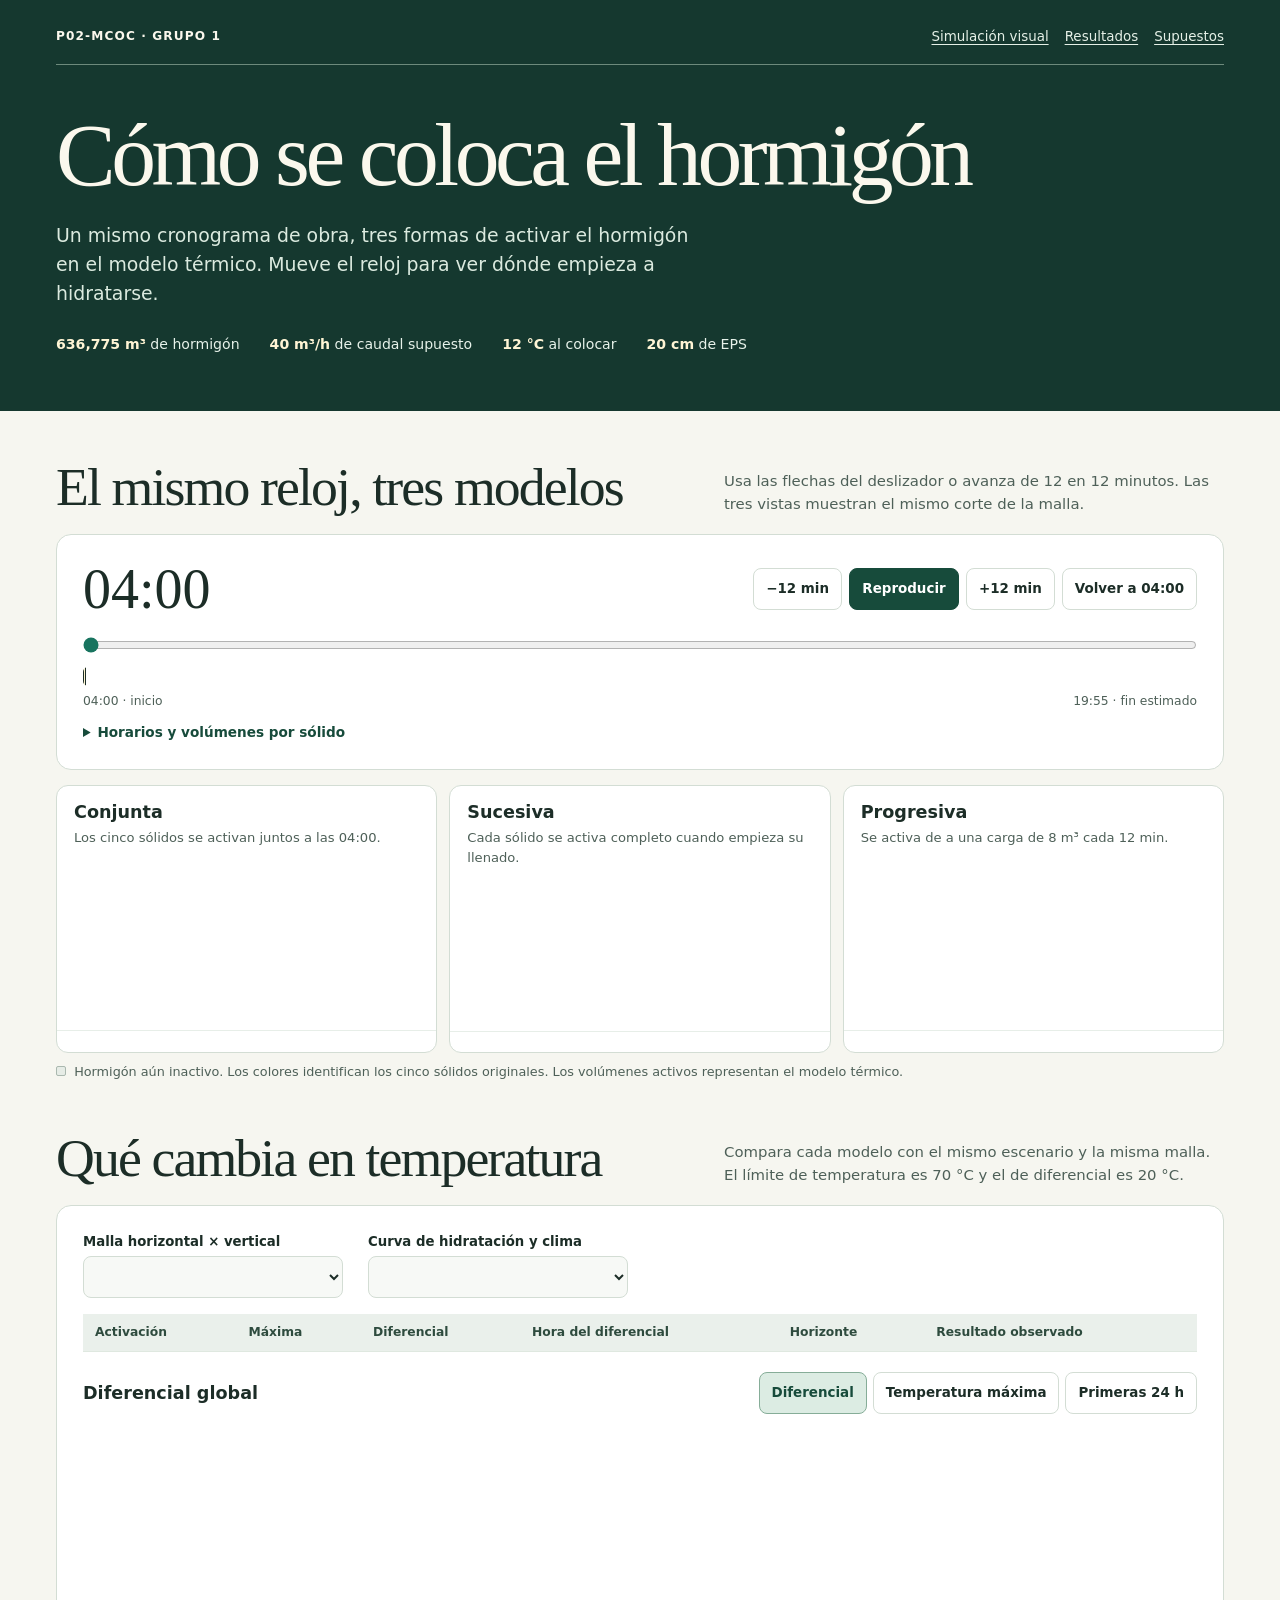
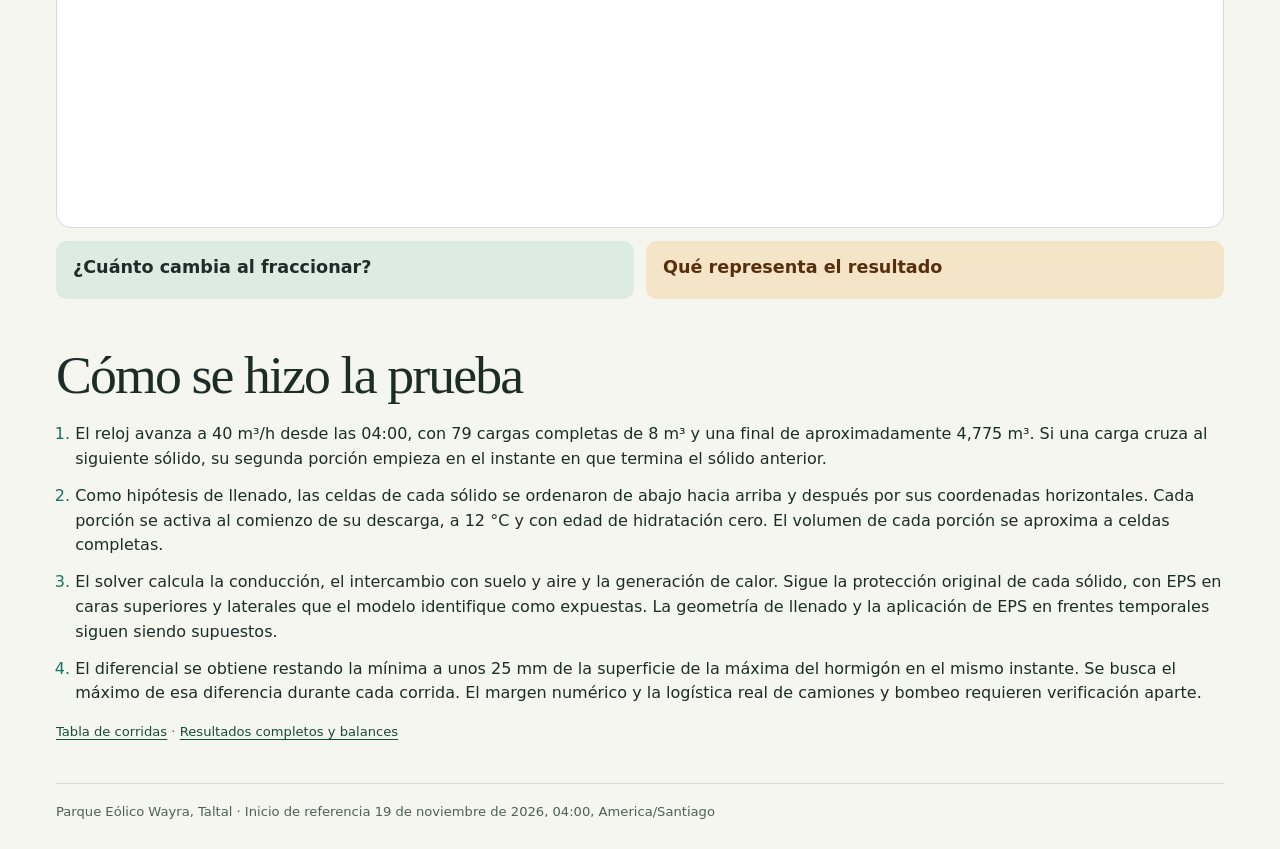
<file: Archivos Extra/Colocación progresiva/plantilla.html>
<!doctype html>
<html lang="es">
<head>
  <meta charset="utf-8">
  <meta name="viewport" content="width=device-width, initial-scale=1">
  <meta name="color-scheme" content="light">
  <title>Colocación del hormigón · P02-MCOC</title>
  <style>
    :root {
      --paper: #f6f6f0; --white: #fff; --ink: #1c2d27; --muted: #4e6058;
      --green: #174b3b; --teal: #18745f; --mint: #dcece3; --line: #d3ddd4;
      --gold: #f4e5c8; --brown: #714719; --red: #9a3b2f;
      --body: 'Inter', 'Segoe UI', system-ui, sans-serif;
      --display: 'Instrument Serif', Georgia, serif;
    }
    *, *::before, *::after { box-sizing: border-box; }
    body { margin: 0; color: var(--ink); background: var(--paper); font: 16px/1.55 var(--body); }
    button, input, select { font: inherit; }
    button, select { min-height: 42px; }
    button, select, input[type=range] { accent-color: var(--teal); }
    button { cursor: pointer; }
    a { color: var(--green); text-underline-offset: .22em; }
    button:focus-visible, select:focus-visible, input:focus-visible, a:focus-visible { outline: 3px solid #ba7528; outline-offset: 3px; }
    canvas { width: 100%; display: block; }
    p, h1, h2, h3 { margin: 0; }
    h1, h2 { font-family: var(--display); font-weight: normal; line-height: 1.06; }
    h1 { font-size: clamp(3.2rem, 7vw, 6.35rem); letter-spacing: -.05em; }
    h2 { font-size: clamp(2.05rem, 4.2vw, 3.5rem); letter-spacing: -.035em; }
    h3 { font-size: 1.1rem; line-height: 1.3; }
    .wrap { width: min(1168px, 100% - 48px); margin-inline: auto; }
    .hero { background: #15382f; color: #fbf8ed; }
    .hero .wrap { padding: 27px 0 56px; }
    .masthead { display: flex; flex-wrap: wrap; justify-content: space-between; gap: 12px; border-bottom: 1px solid #6d8a7c; padding-bottom: 16px; }
    .masthead strong, .eyebrow { letter-spacing: .09em; text-transform: uppercase; font-weight: 700; font-size: .76rem; }
    .masthead nav { display: flex; flex-wrap: wrap; gap: 16px; }
    .masthead a { color: #e5f0e7; font-size: .84rem; }
    .hero h1 { max-width: 10.7em; margin-top: 43px; }
    .hero p { max-width: 650px; margin-top: 18px; color: #dbeadf; font-size: clamp(1rem, 2vw, 1.18rem); }
    .facts { display: flex; flex-wrap: wrap; gap: 9px 30px; margin-top: 25px; color: #e7f2ea; font-size: .88rem; }
    .facts strong { color: #fff5d5; }
    main { padding-bottom: 40px; }
    section { margin-top: 48px; }
    .section-title { display: flex; align-items: end; justify-content: space-between; flex-wrap: wrap; gap: 10px 24px; margin-bottom: 18px; }
    .section-title p { max-width: 500px; color: var(--muted); font-size: .93rem; }
    .clock-panel, .result-panel { background: var(--white); border: 1px solid var(--line); border-radius: 15px; padding: clamp(14px, 2.7vw, 26px); }
    .clock-main { display: flex; flex-wrap: wrap; justify-content: space-between; align-items: center; gap: 14px; }
    .clock-output { display: flex; align-items: baseline; flex-wrap: wrap; gap: 7px 18px; font-variant-numeric: tabular-nums; }
    .clock-output output { font-size: clamp(2rem, 4.5vw, 3.5rem); font-family: var(--display); line-height: 1; }
    .clock-output span { color: var(--muted); }
    .buttons { display: flex; flex-wrap: wrap; gap: 7px; }
    button { border: 1px solid var(--line); border-radius: 8px; background: #fff; padding: 7px 12px; color: var(--ink); font-weight: 600; font-size: .84rem; }
    button:hover { border-color: var(--teal); background: var(--mint); }
    button.primary { background: var(--green); border-color: var(--green); color: white; min-width: 110px; }
    button.primary:hover { background: #20644e; }
    .slider { width: 100%; margin: 20px 0 4px; cursor: pointer; }
    .timeline { position: relative; height: 19px; display: flex; gap: 2px; margin: 6px 0; border-radius: 5px; overflow: hidden; }
    .timeline span { color: #fff; font-weight: 650; font-size: .7rem; text-align: center; white-space: nowrap; overflow: hidden; }
    .timeline-marker { position: absolute; left: 0; top: 0; bottom: 0; width: 3px; border: 1px solid #1c2d27; background: #fdf3d0; }
    .clock-endpoints { display: flex; justify-content: space-between; gap: 6px; color: var(--muted); font-size: .77rem; }
    details { margin-top: 11px; }
    summary { cursor: pointer; color: var(--green); font-weight: 650; font-size: .85rem; }
    details table { margin-top: 8px; }
    .diagrams { display: grid; grid-template-columns: repeat(3, minmax(0, 1fr)); gap: 12px; margin-top: 15px; }
    .model { background: #fff; border: 1px solid var(--line); border-radius: 12px; overflow: hidden; }
    .model header { padding: 15px 17px 0; min-height: 82px; }
    .model header p { color: var(--muted); font-size: .82rem; margin-top: 4px; }
    .diagram { height: 162px; }
    .model .caption { border-top: 1px solid #e7eee8; padding: 10px 16px; color: var(--muted); font-size: .84rem; }
    .model .caption strong { color: var(--ink); }
    .key { margin-top: 9px; color: var(--muted); font-size: .8rem; }
    .key-mark { display: inline-block; width: .8em; height: .8em; border: 1px solid #aab8af; border-radius: 2px; margin-inline: 0 .3em; vertical-align: -.03em; background: #e6ece6; }
    .result-bar { display: flex; flex-wrap: wrap; gap: 15px 25px; align-items: end; margin-bottom: 16px; }
    .field { display: grid; gap: 4px; flex: 1 1 180px; max-width: 260px; }
    .field label { font-weight: 650; font-size: .83rem; }
    select { border: 1px solid var(--line); border-radius: 8px; background: #f7f9f6; color: var(--ink); padding: 6px 8px; width: 100%; }
    .scroll-table { overflow-x: auto; }
    .mobile-note { display: none; color: var(--muted); font-size: .78rem; margin-bottom: 6px; }
    table { width: 100%; border-collapse: collapse; text-align: left; font-size: .91rem; font-variant-numeric: tabular-nums; white-space: nowrap; }
    th, td { padding: 9px 12px; border-bottom: 1px solid #dfe8e0; }
    thead { background: #eaf0eb; color: #2e4b3e; font-size: .77rem; }
    tbody th { font-weight: 650; }
    tbody tr:nth-child(2n) { background: #f8faf7; }
    .ok { color: var(--green); }
    .fail { color: var(--red); }
    .legend-dot { display: inline-block; border-radius: 50%; width: 10px; height: 10px; margin-right: 7px; }
    .chart-top { display: flex; flex-wrap: wrap; align-items: center; justify-content: space-between; gap: 12px; margin: 20px 0 6px; }
    .chart-switch { display: flex; gap: 6px; flex-wrap: wrap; }
    button[aria-pressed=true] { background: var(--mint); border-color: #86ad98; color: var(--green); }
    .chart { height: clamp(230px, 36vw, 345px); }
    .status { font-size: .88rem; color: var(--muted); min-height: 2em; margin-top: 8px; }
    .insights { display: grid; grid-template-columns: 1fr 1fr; gap: 12px; margin-top: 13px; }
    .insight { padding: 15px 17px; border-radius: 10px; background: var(--mint); }
    .insight.caution { background: var(--gold); color: #582f0c; }
    .insight p { margin-top: 5px; font-size: .92rem; }
    .notes { display: grid; gap: 12px; padding: 0 0 0 1.2em; margin: 12px 0; }
    .notes li::marker { color: var(--teal); }
    .meta { margin-top: 16px; font-size: .82rem; color: var(--muted); }
    footer { border-top: 1px solid var(--line); padding-block: 18px 27px; font-size: .82rem; color: var(--muted); }
    @media (max-width: 720px) {
      .wrap { width: calc(100% - 30px); }
      .hero .wrap { padding-bottom: 32px; }
      .hero h1 { margin-top: 28px; }
      .diagrams { grid-template-columns: 1fr; }
      .model { display: grid; grid-template-columns: minmax(0, 1fr) minmax(0, 1.3fr); align-items: center; }
      .model header { min-height: 0; padding: 12px; }
      .model .caption { grid-column: 1 / -1; }
      .diagram { height: 112px; }
      section { margin-top: 34px; }
      .insights { grid-template-columns: 1fr; }
      .mobile-note { display: block; }
    }
    @media (prefers-reduced-motion: reduce) { *, *::before, *::after { scroll-behavior: auto !important; } }
  </style>
</head>
<body>
  <header class="hero">
    <div class="wrap">
      <div class="masthead">
        <strong>P02-MCOC · Grupo 1</strong>
        <nav aria-label="Secciones"><a href="#reloj">Simulación visual</a><a href="#resultados">Resultados</a><a href="#supuestos">Supuestos</a></nav>
      </div>
      <h1>Cómo se coloca el hormigón</h1>
      <p>Un mismo cronograma de obra, tres formas de activar el hormigón en el modelo térmico. Mueve el reloj para ver dónde empieza a hidratarse.</p>
      <div class="facts"><span><strong>636,775 m³</strong> de hormigón</span><span><strong>40 m³/h</strong> de caudal supuesto</span><span><strong>12 °C</strong> al colocar</span><span><strong>20 cm</strong> de EPS</span></div>
    </div>
  </header>
  <main class="wrap">
    <section id="reloj" aria-labelledby="titulo-reloj">
      <div class="section-title"><h2 id="titulo-reloj">El mismo reloj, tres modelos</h2><p>Usa las flechas del deslizador o avanza de 12 en 12 minutos. Las tres vistas muestran el mismo corte de la malla.</p></div>
      <div class="clock-panel">
        <div class="clock-main">
          <div class="clock-output"><output id="hora" for="minuto">04:00</output><span id="volumen"></span></div>
          <div class="buttons"><button id="atras" type="button">−12 min</button><button id="animar" type="button" class="primary">Reproducir</button><button id="adelante" type="button">+12 min</button><button id="inicio" type="button">Volver a 04:00</button></div>
        </div>
        <input type="range" class="slider" id="minuto" min="0" max="955" step="1" value="0" aria-label="Minutos desde las 04:00">
        <div class="timeline" id="tramos" aria-label="Cronograma físico de los sólidos"><i class="timeline-marker" id="marca" aria-hidden="true"></i></div>
        <div class="clock-endpoints"><span>04:00 · inicio</span><span>19:55 · fin estimado</span></div>
        <details><summary>Horarios y volúmenes por sólido</summary><div class="scroll-table"><table>
          <thead><tr><th>Sólido</th><th>Volumen</th><th>Inicio</th><th>Fin</th></tr></thead><tbody id="horarios"></tbody>
        </table></div></details>
      </div>
      <div class="diagrams">
        <article class="model"><header><h3>Conjunta</h3><p>Los cinco sólidos se activan juntos a las 04:00.</p></header><canvas class="diagram" id="vista-conjunta" role="img" aria-label="Corte para activación conjunta"></canvas><p class="caption" id="estado-conjunta"></p></article>
        <article class="model"><header><h3>Sucesiva</h3><p>Cada sólido se activa completo cuando empieza su llenado.</p></header><canvas class="diagram" id="vista-sucesiva" role="img" aria-label="Corte para activación sucesiva"></canvas><p class="caption" id="estado-sucesiva"></p></article>
        <article class="model"><header><h3>Progresiva</h3><p>Se activa de a una carga de 8 m³ cada 12 min.</p></header><canvas class="diagram" id="vista-progresiva" role="img" aria-label="Corte para activación progresiva"></canvas><p class="caption" id="estado-progresiva"></p></article>
      </div>
      <p class="key"><span class="key-mark"></span> Hormigón aún inactivo. Los colores identifican los cinco sólidos originales. Los volúmenes activos representan el modelo térmico.</p>
    </section>
    <section id="resultados" aria-labelledby="titulo-resultados">
      <div class="section-title"><h2 id="titulo-resultados">Qué cambia en temperatura</h2><p>Compara cada modelo con el mismo escenario y la misma malla. El límite de temperatura es 70 °C y el de diferencial es 20 °C.</p></div>
      <div class="result-panel">
        <div class="result-bar">
          <div class="field"><label for="malla">Malla horizontal × vertical</label><select id="malla"></select></div>
          <div class="field"><label for="escenario">Curva de hidratación y clima</label><select id="escenario"></select></div>
        </div>
        <p class="mobile-note">Desliza la tabla para ver los horarios y el resultado de cada corrida.</p>
        <div class="scroll-table" role="region" aria-label="Comparación de resultados térmicos" tabindex="0"><table>
          <thead><tr><th>Activación</th><th>Máxima</th><th>Diferencial</th><th>Hora del diferencial</th><th>Horizonte</th><th>Resultado observado</th></tr></thead>
          <tbody id="comparacion"></tbody>
        </table></div>
        <div class="chart-top"><h3 id="nombre-grafico">Diferencial global</h3><div class="chart-switch"><button type="button" id="filtro-delta" aria-pressed="true">Diferencial</button><button type="button" id="filtro-temperatura" aria-pressed="false">Temperatura máxima</button><button type="button" id="filtro-24h" aria-pressed="false">Primeras 24 h</button></div></div>
        <canvas class="chart" id="grafico" role="img" aria-labelledby="nombre-grafico" aria-describedby="lectura-grafico"></canvas>
        <p class="status" id="lectura-grafico"></p>
      </div>
      <div class="insights">
        <article class="insight"><h3>¿Cuánto cambia al fraccionar?</h3><p id="cambio"></p></article>
        <article class="insight caution"><h3>Qué representa el resultado</h3><p id="alcance"></p></article>
      </div>
    </section>
    <section id="supuestos" aria-labelledby="titulo-supuestos">
      <div class="section-title"><h2 id="titulo-supuestos">Cómo se hizo la prueba</h2></div>
      <ol class="notes">
        <li>El reloj avanza a 40 m³/h desde las 04:00, con 79 cargas completas de 8 m³ y una final de aproximadamente 4,775 m³. Si una carga cruza al siguiente sólido, su segunda porción empieza en el instante en que termina el sólido anterior.</li>
        <li>Como hipótesis de llenado, las celdas de cada sólido se ordenaron de abajo hacia arriba y después por sus coordenadas horizontales. Cada porción se activa al comienzo de su descarga, a 12 °C y con edad de hidratación cero. El volumen de cada porción se aproxima a celdas completas.</li>
        <li>El solver calcula la conducción, el intercambio con suelo y aire y la generación de calor. Sigue la protección original de cada sólido, con EPS en caras superiores y laterales que el modelo identifique como expuestas. La geometría de llenado y la aplicación de EPS en frentes temporales siguen siendo supuestos.</li>
        <li>El diferencial se obtiene restando la mínima a unos 25 mm de la superficie de la máxima del hormigón en el mismo instante. Se busca el máximo de esa diferencia durante cada corrida. El margen numérico y la logística real de camiones y bombeo requieren verificación aparte.</li>
      </ol>
      <p class="meta" id="trazabilidad"></p>
      <p class="meta"><a href="../../proyecto/docs/evidencia_colocacion_progresiva/comparacion.csv">Tabla de corridas</a> · <a href="../../proyecto/docs/evidencia_colocacion_progresiva/corridas.zip">Resultados completos y balances</a></p>
    </section>
  </main>
  <footer class="wrap">Parque Eólico Wayra, Taltal · Inicio de referencia 19 de noviembre de 2026, 04:00, America/Santiago</footer>
  <script type="application/json" id="datos">__DATOS_COLOCACION__</script>
  <script>
    "use strict";
    const data = JSON.parse(document.querySelector('#datos').textContent);
    const dom = id => document.getElementById(id);
    const format = (value, digits = 2) => value.toLocaleString('es-CL', {minimumFractionDigits: digits, maximumFractionDigits: digits});
    const modes = ['conjunta', 'sucesiva', 'progresiva'];
    const labels = {conjunta: 'Conjunta', sucesiva: 'Sucesiva', progresiva: 'Progresiva'};
    const modeColors = {conjunta: '#8b5d2e', sucesiva: '#466580', progresiva: '#136a53'};
    const solidColors = ['#27654f', '#29766e', '#527981', '#7a6961', '#8e653e'];
    const stages = data.cronograma;
    const pieces = new Map(data.porciones.map(piece => [piece.id, piece]));
    const totalTime = data.D_h * 3600;
    const levelOptions = {barrido: 'Barrido · 0,50 × 0,10 m', fino: 'Fina · 0,25 × 0,05 m', confirmacion: 'Confirmación · 0,20 × 0,05 m'};
    const slider = dom('minuto');
    const displayMinutes = Math.ceil(totalTime / 60);
    slider.max = displayMinutes;
    const formatTime = seconds => {
      const total = 240 + Math.floor(seconds / 60 + 0.00001);
      return `${String(Math.floor(total / 60)).padStart(2, '0')}:${String(total % 60).padStart(2, '0')}`;
    };
    for (const stage of stages) {
      const item = document.createElement('span');
      item.style.flexGrow = stage.volumen_m3;
      item.style.flexBasis = '0';
      item.style.background = solidColors[stage.vertida - 1];
      item.textContent = `V${stage.vertida}`;
      item.title = `Sólido ${stage.vertida} · ${format(stage.volumen_m3, 3)} m³ · ${formatTime(stage.inicio_h * 3600)}`;
      dom('tramos').append(item);
      const tr = dom('horarios').insertRow();
      for (const value of [`V${stage.vertida}`, `${format(stage.volumen_m3, 3)} m³`, formatTime(stage.inicio_h * 3600), formatTime(stage.fin_h * 3600)]) {
        tr.insertCell().textContent = value;
      }
    }

    function sizedCanvas(canvas) {
      const w = canvas.clientWidth;
      const h = canvas.clientHeight;
      const scale = Math.min(2, window.devicePixelRatio || 1);
      const pw = Math.round(w * scale);
      const ph = Math.round(h * scale);
      if (canvas.width !== pw || canvas.height !== ph) {
        canvas.width = pw;
        canvas.height = ph;
      }
      const ctx = canvas.getContext('2d');
      ctx.setTransform(scale, 0, 0, scale, 0, 0);
      ctx.clearRect(0, 0, w, h);
      return {ctx, w, h};
    }

    function active(mode, part, second) {
      if (mode === 'conjunta') return true;
      if (mode === 'sucesiva') return stages[part.vertida - 1].inicio_h * 3600 <= second + .001;
      return part.inicio_s <= second + .001;
    }

    function drawSection(mode, second) {
      const {ctx, w, h} = sizedCanvas(dom(`vista-${mode}`));
      const grid = data.seccion.celdas;
      const dx = data.seccion.dx_m;
      const dz = data.seccion.dz_m;
      const ratio = Math.min((w - 28) / (grid[0].length * dx), (h - 34) / (grid.length * dz));
      const cellW = dx * ratio;
      const cellH = dz * ratio;
      const left = (w - grid[0].length * cellW) / 2;
      const bottom = h - 23;
      ctx.fillStyle = '#d6c6a6';
      ctx.fillRect(left - 4, bottom, grid[0].length * cellW + 8, 7);
      for (let z = 0; z < grid.length; z += 1) {
        for (let x = 0; x < grid[z].length; x += 1) {
          const part = pieces.get(grid[z][x]);
          if (part) {
            ctx.fillStyle = active(mode, part, second) ? solidColors[part.vertida - 1] : '#e6ece6';
            ctx.fillRect(left + x * cellW, bottom - (z + 1) * cellH, cellW + .15, cellH + .15);
          }
        }
      }
      const sum = data.porciones.filter(part => active(mode, part, second)).reduce((volume, part) => volume + part.volumen_m3, 0);
      const caption = dom(`estado-${mode}`);
      const emphasis = document.createElement('strong');
      emphasis.textContent = `${format(sum, 1)} m³`;
      caption.replaceChildren(emphasis, ' activos en la simulación');
    }

    function drawClock() {
      const second = Math.min(Number(slider.value) * 60, totalTime);
      const clock = formatTime(second);
      dom('hora').value = clock;
      const placed = Math.min(totalTime, second) * 40 / 3600;
      dom('volumen').textContent = `${format(placed, 1)} m³ colocados según el cronograma`;
      dom('marca').style.left = `clamp(0px, ${100 * second / totalTime}%, calc(100% - 3px))`;
      slider.setAttribute('aria-valuetext', `${clock}, ${format(placed, 1)} metros cúbicos colocados`);
      for (const mode of modes) drawSection(mode, second);
    }

    function goTo(minute) {
      slider.value = Math.max(0, Math.min(displayMinutes, Math.round(minute)));
      drawClock();
    }

    let animation = null;
    function pause() {
      if (animation !== null) cancelAnimationFrame(animation);
      animation = null;
      dom('animar').textContent = 'Reproducir';
    }
    dom('animar').addEventListener('click', () => {
      if (animation !== null) { pause(); return; }
      if (Number(slider.value) >= displayMinutes) goTo(0);
      dom('animar').textContent = 'Pausar';
      const start = performance.now();
      const from = Number(slider.value);
      function frame(now) {
        const minute = Math.min(displayMinutes, from + (now - start) * displayMinutes / 17000);
        goTo(minute);
        if (minute < displayMinutes) animation = requestAnimationFrame(frame);
        else pause();
      }
      animation = requestAnimationFrame(frame);
    });
    slider.addEventListener('input', () => { pause(); drawClock(); });
    dom('inicio').addEventListener('click', () => { pause(); goTo(0); });
    dom('atras').addEventListener('click', () => { pause(); goTo(Number(slider.value) - 12); });
    dom('adelante').addEventListener('click', () => { pause(); goTo(Number(slider.value) + 12); });

    const results = data.resultados;
    const resolutions = [...new Set(results.map(row => row.nivel))];
    for (const level of resolutions) dom('malla').add(new Option(levelOptions[level], level));
    const preferred = [...resolutions].reverse().find(level => results.some(r => r.nivel === level && r.modo === 'progresiva'));
    dom('malla').value = preferred;
    let indicator = 'delta_C';
    let early = false;
    let selected = [];
    const scenarioKey = row => `${row.curva}|${row.clima}`;
    function selectScenarios() {
      const current = dom('escenario').value || 'M1_SS|era5_2025';
      const options = [...new Set(results.filter(row => row.nivel === dom('malla').value).map(scenarioKey))];
      dom('escenario').replaceChildren();
      for (const item of options) {
        const [curve, weather] = item.split('|');
        dom('escenario').add(new Option(`${curve} · ERA5 ${weather.slice(-4)}`, item));
      }
      if (options.includes(current)) dom('escenario').value = current;
      showResults();
    }

    function showResults() {
      const level = dom('malla').value;
      selected = results.filter(row => row.nivel === level && scenarioKey(row) === dom('escenario').value);
      const body = dom('comparacion');
      body.replaceChildren();
      for (const mode of modes) {
        const row = selected.find(item => item.modo === mode);
        const tr = document.createElement('tr');
        const th = document.createElement('th');
        th.scope = 'row';
        const dot = document.createElement('span'); dot.className = 'legend-dot'; dot.style.background = modeColors[mode];
        th.append(dot, labels[mode]);
        tr.append(th);
        if (!row) {
          const missing = document.createElement('td'); missing.colSpan = 5; missing.textContent = 'Sin corrida para esta combinación'; tr.append(missing);
        } else {
          const status = row.I_F ? 'Excede el límite' : row.pico_tardio ? 'Horizonte abierto' : 'Bajo ambos límites en la corrida';
          const values = [`${format(row.T_max_C)} °C`, `${format(row.delta_C, 4)} °C`, `${format(row.t_delta_h)} h desde el inicio`, `${row.horizonte_h} h`, status];
          for (const [i, value] of values.entries()) {
            const td = document.createElement('td'); td.textContent = value;
            if (i === 4) td.className = row.I_F ? 'fail' : 'ok';
            tr.append(td);
          }
        }
        body.append(tr);
      }
      const joint = selected.find(row => row.modo === 'conjunta');
      const progressive = selected.find(row => row.modo === 'progresiva');
      if (joint && progressive) {
        const change = progressive.delta_C - joint.delta_C;
        const relation = Math.abs(change) < .0005 ? 'queda a menos de 0,001 °C del valor conjunto'
          : `${change > 0 ? 'sube' : 'baja'} ${format(Math.abs(change), 3)} °C respecto de la activación conjunta`;
        const margin = 20 - progressive.delta_C;
        const gap = margin >= 0 ? `quedan ${format(margin, 3)} °C hasta el límite de 20 °C` : `se supera el límite por ${format(-margin, 3)} °C`;
        dom('cambio').textContent = `En este escenario, el diferencial ${relation}. Con colocación progresiva ${gap}.`;
      } else {
        dom('cambio').textContent = 'La comparación directa requiere corridas de ambos modelos en el mismo escenario y la misma malla.';
      }
      const aggregate = data.matriz[level];
      dom('alcance').textContent = aggregate
        ? `Colocación progresiva en esta malla: ${aggregate.n} de 6 escenarios calculados; ${aggregate.fallas} excedencias y ${aggregate.abiertos} horizontes abiertos. ${aggregate.n === 6 ? `Excedencia ponderada observada: ${format(100 * aggregate.P_F, 1)} % con los pesos del estudio.` : 'La matriz parcial se lee como comprobación individual.'}`
        : 'La matriz de colocación progresiva queda pendiente para esta malla.';
      drawChart();
    }

    dom('malla').addEventListener('change', selectScenarios);
    dom('escenario').addEventListener('change', showResults);
    for (const [id, metric] of [['filtro-delta', 'delta_C'], ['filtro-temperatura', 'T_max_C']]) {
      dom(id).addEventListener('click', () => {
        indicator = metric;
        dom('filtro-delta').setAttribute('aria-pressed', indicator === 'delta_C');
        dom('filtro-temperatura').setAttribute('aria-pressed', indicator === 'T_max_C');
        drawChart();
      });
    }
    dom('filtro-24h').addEventListener('click', () => {
      early = !early;
      dom('filtro-24h').setAttribute('aria-pressed', early);
      drawChart();
    });

    let chartRange;
    function drawChart() {
      const {ctx, w, h} = sizedCanvas(dom('grafico'));
      const isDelta = indicator === 'delta_C';
      dom('nombre-grafico').textContent = isDelta ? 'Diferencial global' : 'Temperatura máxima';
      const limit = isDelta ? 20 : 70;
      const maxHour = early ? 24 : Math.max(336, ...selected.map(row => row.horizonte_h));
      const peak = Math.max(limit, ...selected.map(row => row[indicator]));
      const yMax = (Math.ceil(peak / 5) * 5) + (isDelta ? 2 : 4);
      const column = isDelta ? 2 : 1;
      const points = selected.flatMap(row => row.perfil.map(point => point[column]));
      const yMin = 5 * Math.floor(Math.min(0, ...points) / 5);
      const left = 43, right = w - 13, top = 16, bottom = h - 40;
      const x = hour => left + hour * (right - left) / maxHour;
      const y = value => bottom - (value - yMin) * (bottom - top) / (yMax - yMin);
      chartRange = {left, right, maxHour};
      ctx.font = '11px Segoe UI, sans-serif'; ctx.fillStyle = '#4e6058'; ctx.strokeStyle = '#dfe7df'; ctx.lineWidth = 1;
      const line = (x0, y0, x1, y1) => { ctx.beginPath(); ctx.moveTo(x0, y0); ctx.lineTo(x1, y1); ctx.stroke(); };
      for (let tick = yMin; tick <= yMax; tick += isDelta ? 5 : 10) {
        line(left, y(tick), right, y(tick)); ctx.textAlign = 'right'; ctx.fillText(tick, left - 6, y(tick) + 3);
      }
      ctx.textAlign = 'center';
      const step = early ? 4 : (w < 550 ? 168 : 96);
      for (let tick = 0; tick <= maxHour; tick += step) {
        line(x(tick), top, x(tick), bottom); ctx.fillText(early ? tick : tick / 24, x(tick), bottom + 17);
      }
      ctx.fillText(early ? 'Horas desde las 04:00' : 'Días desde el inicio', (left + right) / 2, h - 3);
      ctx.textAlign = 'left'; ctx.fillText('°C', 13, 13);
      ctx.strokeStyle = '#9a3b2f'; ctx.setLineDash([6, 5]); line(left, y(limit), right, y(limit));
      ctx.setLineDash([]); ctx.textAlign = 'right'; ctx.fillStyle = '#9a3b2f'; ctx.fillText(`Límite ${limit} °C`, right - 2, y(limit) - 6);

      for (const row of selected) {
        ctx.strokeStyle = modeColors[row.modo]; ctx.fillStyle = modeColors[row.modo]; ctx.lineWidth = row.modo === 'progresiva' ? 2.35 : 1.45;
        ctx.beginPath();
        row.perfil.filter(point => point[0] <= maxHour).forEach(([hour, temperature, diff], index) => {
          const value = isDelta ? diff : temperature;
          if (index === 0) ctx.moveTo(x(hour), y(value)); else ctx.lineTo(x(hour), y(value));
        });
        ctx.stroke();
        const atPeak = isDelta ? row.t_delta_h : row.t_T_h;
        if (atPeak <= maxHour) { ctx.beginPath(); ctx.arc(x(atPeak), y(row[indicator]), 3.3, 0, Math.PI * 2); ctx.fill(); }
      }
      dom('lectura-grafico').textContent = 'Pasa el cursor sobre el gráfico para leer valores de las series.';
    }

    dom('grafico').addEventListener('pointermove', event => {
      const area = event.currentTarget.getBoundingClientRect();
      const {left, right, maxHour} = chartRange;
      const hour = Math.max(0, Math.min(maxHour, (event.clientX - area.left - left) / (right - left) * maxHour));
      const details = selected.filter(row => hour <= row.horizonte_h).map(row => {
        const point = row.perfil.reduce((best, value) => Math.abs(value[0] - hour) < Math.abs(best[0] - hour) ? value : best);
        return `${labels[row.modo]} ${format(point[indicator === 'delta_C' ? 2 : 1])} °C`;
      });
      dom('lectura-grafico').textContent = `${format(hour, 1)} h desde el inicio · ${details.join(' · ')}`;
    });

    dom('trazabilidad').textContent = `Corte central x-z de la malla ${levelOptions[data.nivel_seccion]}. El gráfico muestra todos los registros de las primeras 24 h y después una muestra por hora más los picos. Los valores de la tabla salen de las series completas.`;
    window.addEventListener('resize', () => { drawClock(); drawChart(); });
    drawClock();
    selectScenarios();
  </script>
</body>
</html>
</file>
<file: Defensa final/visor/estilos.css>
:root{color-scheme:light;--ink:#172832;--muted:#49616b;--line:#d7e2e3;--paper:#f3f7f6;--teal:#086d61;--orange:#a74b1a}
*{box-sizing:border-box} body{margin:0;background:var(--paper);color:var(--ink);font:16px/1.55 "Segoe UI",sans-serif} a{color:var(--teal);text-underline-offset:4px} a:focus-visible,button:focus-visible,input:focus-visible,select:focus-visible{outline:3px solid #ba6b32;outline-offset:3px} .wrap{width:min(1200px,calc(100% - 48px));margin:auto}
header{background:#122930;color:#fff} .nav{min-height:67px;display:flex;align-items:center;justify-content:space-between;gap:20px} .nav a{color:#eef8f6;text-decoration:none} .brand{font-size:.88rem;font-weight:800;letter-spacing:.09em;white-space:nowrap}.brand span{color:#75cbbb;margin:0 3px} nav{display:flex;flex-wrap:wrap;gap:24px;font-size:.9rem}.nav a:hover{text-decoration:underline}.pdf{font-size:.85rem;border:1px solid #66817f;border-radius:7px;padding:7px 12px;white-space:nowrap}
.hero{background:#e3eeea;border-bottom:1px solid var(--line)}.hero-layout{display:grid;grid-template-columns:1.2fr 1fr;gap:32px;align-items:center;padding:58px 0 34px}.eyebrow{font-size:.74rem;font-weight:800;color:var(--teal);letter-spacing:.13em;margin:0 0 10px}h1,h2,h3,p,figure{margin:0}h1{font-size:clamp(2.55rem,5.2vw,4.8rem);line-height:1.03;letter-spacing:-.063em;max-width:730px}h2{font-size:clamp(1.8rem,3vw,2.7rem);line-height:1.1;letter-spacing:-.045em}h3{font-size:1.16rem}.decision{margin-top:24px;color:#075349;font-size:clamp(1.05rem,2vw,1.4rem)}.lede{max-width:52ch;color:var(--muted);margin:9px 0 24px}.button,button{display:inline-block;border:1px solid #a8c4bf;background:#fff;color:#08574e;border-radius:7px;padding:7px 12px;font:inherit;font-size:.86rem;font-weight:700;cursor:pointer;text-decoration:none}.primary{background:var(--teal);color:white;border-color:var(--teal);padding:11px 16px}button:hover,.button:hover{filter:brightness(.94)}
.hero-figure{background:#fff;border:1px solid #cbdcda;border-radius:13px;padding:12px;overflow:hidden}.hero-figure img{display:block;width:100%;max-height:315px;object-fit:contain}.hero-figure figcaption{padding:9px 8px 3px;color:var(--muted);font-size:.83rem}.metrics{grid-column:1/-1;display:grid;grid-template-columns:repeat(4,1fr);border:1px solid #c2d6d2;border-radius:12px;background:#f6fbf9}.metrics div{padding:17px 21px}.metrics div+div{border-left:1px solid #c2d6d2}.metrics strong{display:block;font-size:clamp(1.37rem,2.6vw,2.05rem);letter-spacing:-.045em}.metrics span{font-size:.85rem;color:var(--muted)}
.sections{padding:52px 0 64px}.sections>section+section{margin-top:58px}.section-heading{display:grid;grid-template-columns:1fr minmax(260px,430px);align-items:end;gap:16px;margin-bottom:18px}.section-heading>p,.note{color:var(--muted);font-size:.93rem}.panel{background:#fff;border:1px solid var(--line);border-radius:12px;padding:21px}.controls{display:flex;align-items:end;flex-wrap:wrap;gap:13px;margin-bottom:12px}label{font-weight:700;font-size:.85rem}select{display:block;max-width:100%;margin-top:5px;padding:8px 28px 8px 9px;border:1px solid #b2c7c8;border-radius:6px;font:inherit;color:var(--ink);background:white}label:has(#run){max-width:100%}.check{display:flex;align-items:center;gap:6px;min-height:38px}input{accent-color:var(--teal)}.scroll{overflow:auto}table{width:100%;border-collapse:collapse;white-space:nowrap;text-align:left;font-size:.88rem}caption{text-align:left;font-size:1rem;font-weight:750;padding:17px 0 8px}th,td{padding:9px 11px;border-bottom:1px solid #e4eded}thead{background:#edf4f3;color:#314d53}tr.selected{background:#edf9f5}tr.selected button{background:#d8f0e9}td:first-child button{white-space:nowrap}.badge{display:inline-block;padding:3px 8px;border-radius:5px;background:#edf2f3;color:#34525a;font-size:.77rem;font-weight:750}.badge.pass{background:#dff3ea;color:#115a41}.badge.fail{background:#fbeadd;color:#8a4019}.note{margin-top:10px}
.run-summary{display:flex;flex-wrap:wrap;gap:8px 20px;padding:9px 0;color:var(--muted);font-size:.89rem}.run-summary strong{color:var(--ink)}.legend{display:flex;flex-wrap:wrap;gap:8px 18px;margin:9px 0;color:var(--muted);font-size:.81rem}.legend span::before{content:"";display:inline-block;width:20px;margin-right:6px;vertical-align:middle;border-top:3px solid var(--series)}.legend .dash::before{border-top-style:dashed}.chart{height:340px}.chart canvas{display:block;width:100%;height:100%;touch-action:pan-y}.timeline{display:flex;gap:12px;align-items:center;margin:9px 0;white-space:nowrap}.timeline input{width:100%}output{display:block;min-height:32px;background:#eef6f4;border-radius:6px;padding:7px 10px;font-size:.87rem;color:#264a48}
.gallery{display:grid;grid-template-columns:repeat(2,minmax(0,1fr));gap:14px}.gallery figure{background:white;border:1px solid var(--line);border-radius:10px;overflow:hidden}.gallery img{display:block;width:100%;aspect-ratio:1.75;object-fit:contain;padding:12px}.gallery figcaption{border-top:1px solid var(--line);padding:12px 16px}.gallery span{display:block;color:var(--muted);font-size:.87rem}
.work{display:grid;grid-template-columns:repeat(3,minmax(0,1fr));gap:14px}.work p{color:var(--muted);font-size:.9rem;margin-top:11px}.volume{margin-top:10px}.volume>div{display:grid;grid-template-columns:23px 1fr 100px;gap:7px;align-items:center;font-size:.82rem}.volume progress{accent-color:var(--teal);width:100%}.formula,.sensor-diagram{border-radius:8px;background:#eaf4ef;margin-top:15px;padding:12px;color:#124b45}.sensor-diagram{display:grid;gap:13px;border-top:4px solid #79a99f;font-size:.87rem}.sensor-diagram span:last-child{text-align:center}.formula strong{font-size:1.2rem}footer{background:#122930;color:#fff;padding:22px 0}footer .wrap{display:flex;flex-wrap:wrap;gap:8px 19px;font-size:.87rem}footer a{color:#c1efe5}
@media(max-width:850px){.hero-layout{gap:22px}.work{grid-template-columns:repeat(2,minmax(0,1fr))}}
@media(max-width:650px){.wrap{width:calc(100% - 28px)}.nav{flex-wrap:wrap;padding:12px 0;gap:8px}.nav nav{order:3;width:100%;gap:15px}.hero-layout,.section-heading,.gallery,.work{grid-template-columns:1fr}.hero-layout{padding:34px 0 22px}.hero-figure img{max-height:250px}.metrics{grid-template-columns:repeat(2,1fr)}.metrics div{padding:10px}.metrics div:nth-child(3){border-left:0}.metrics div:nth-child(n+3){border-top:1px solid #c2d6d2}.panel{padding:12px}.chart{height:265px}.sections{padding-top:35px}.controls{gap:9px}.sections>section+section{margin-top:42px}}
.method{display:grid;grid-template-columns:repeat(3,minmax(0,1fr));gap:14px;list-style:none;padding:0;margin:0 0 14px}.method li{background:#e6f1ee;border:1px solid #cbdeda;border-radius:8px;padding:12px 15px}.method strong,.method span{display:block}.method span{font-size:.86rem;color:var(--muted);margin-top:4px}@media(max-width:650px){.method{grid-template-columns:1fr;gap:7px}}

.guide h2{font-size:1.55rem}
.guide ol{display:grid;grid-template-columns:repeat(3,minmax(0,1fr));gap:16px;padding-left:22px;margin:14px 0 16px}
.guide li{padding-left:3px}
.guide li a{font-weight:750}
.guide li span,.guide p{display:block;color:var(--muted);font-size:.91rem}
.controls small{display:block;max-width:32ch;margin-top:5px;color:var(--muted);font-size:.79rem;font-weight:400}
.controls:has(small){align-items:start}
.explainer{margin:10px 0;padding:11px 14px;background:#eaf4ef;border-left:3px solid var(--teal);border-radius:4px;color:#184a43;font-size:.9rem}
details{border-bottom:1px solid var(--line);padding:8px 0;color:var(--muted);font-size:.89rem}
summary{color:var(--teal);cursor:pointer;font-weight:750}
summary:focus-visible{outline:3px solid #ba6b32;outline-offset:3px}
details p{margin:8px 0 5px}
.definitions{display:grid;grid-template-columns:minmax(150px,auto) 1fr;gap:7px 14px;margin:10px 0}
.definitions dt{font-weight:700;color:var(--ink)}
.definitions dd{margin:0}
@media(max-width:650px){.guide ol{grid-template-columns:1fr;gap:8px}.definitions{grid-template-columns:1fr;gap:3px}.definitions dd+dt{margin-top:6px}}
</file>
